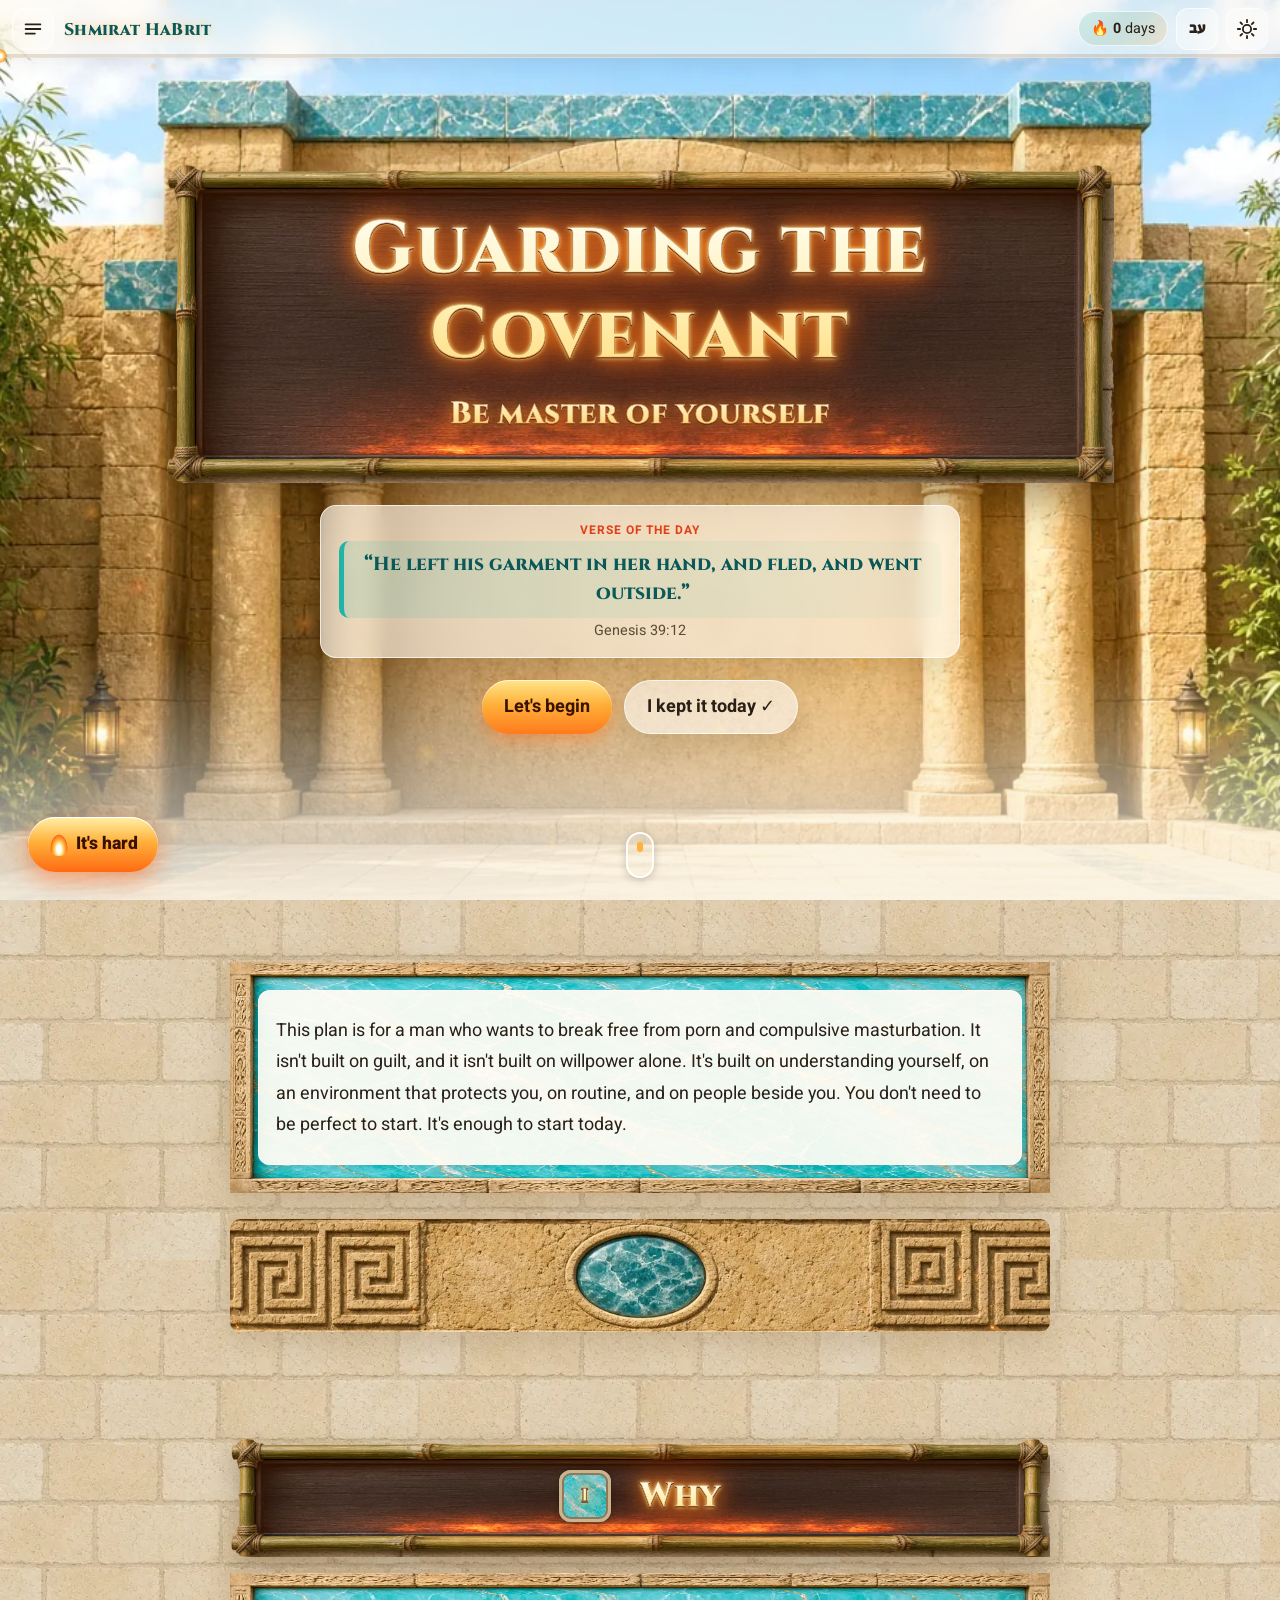
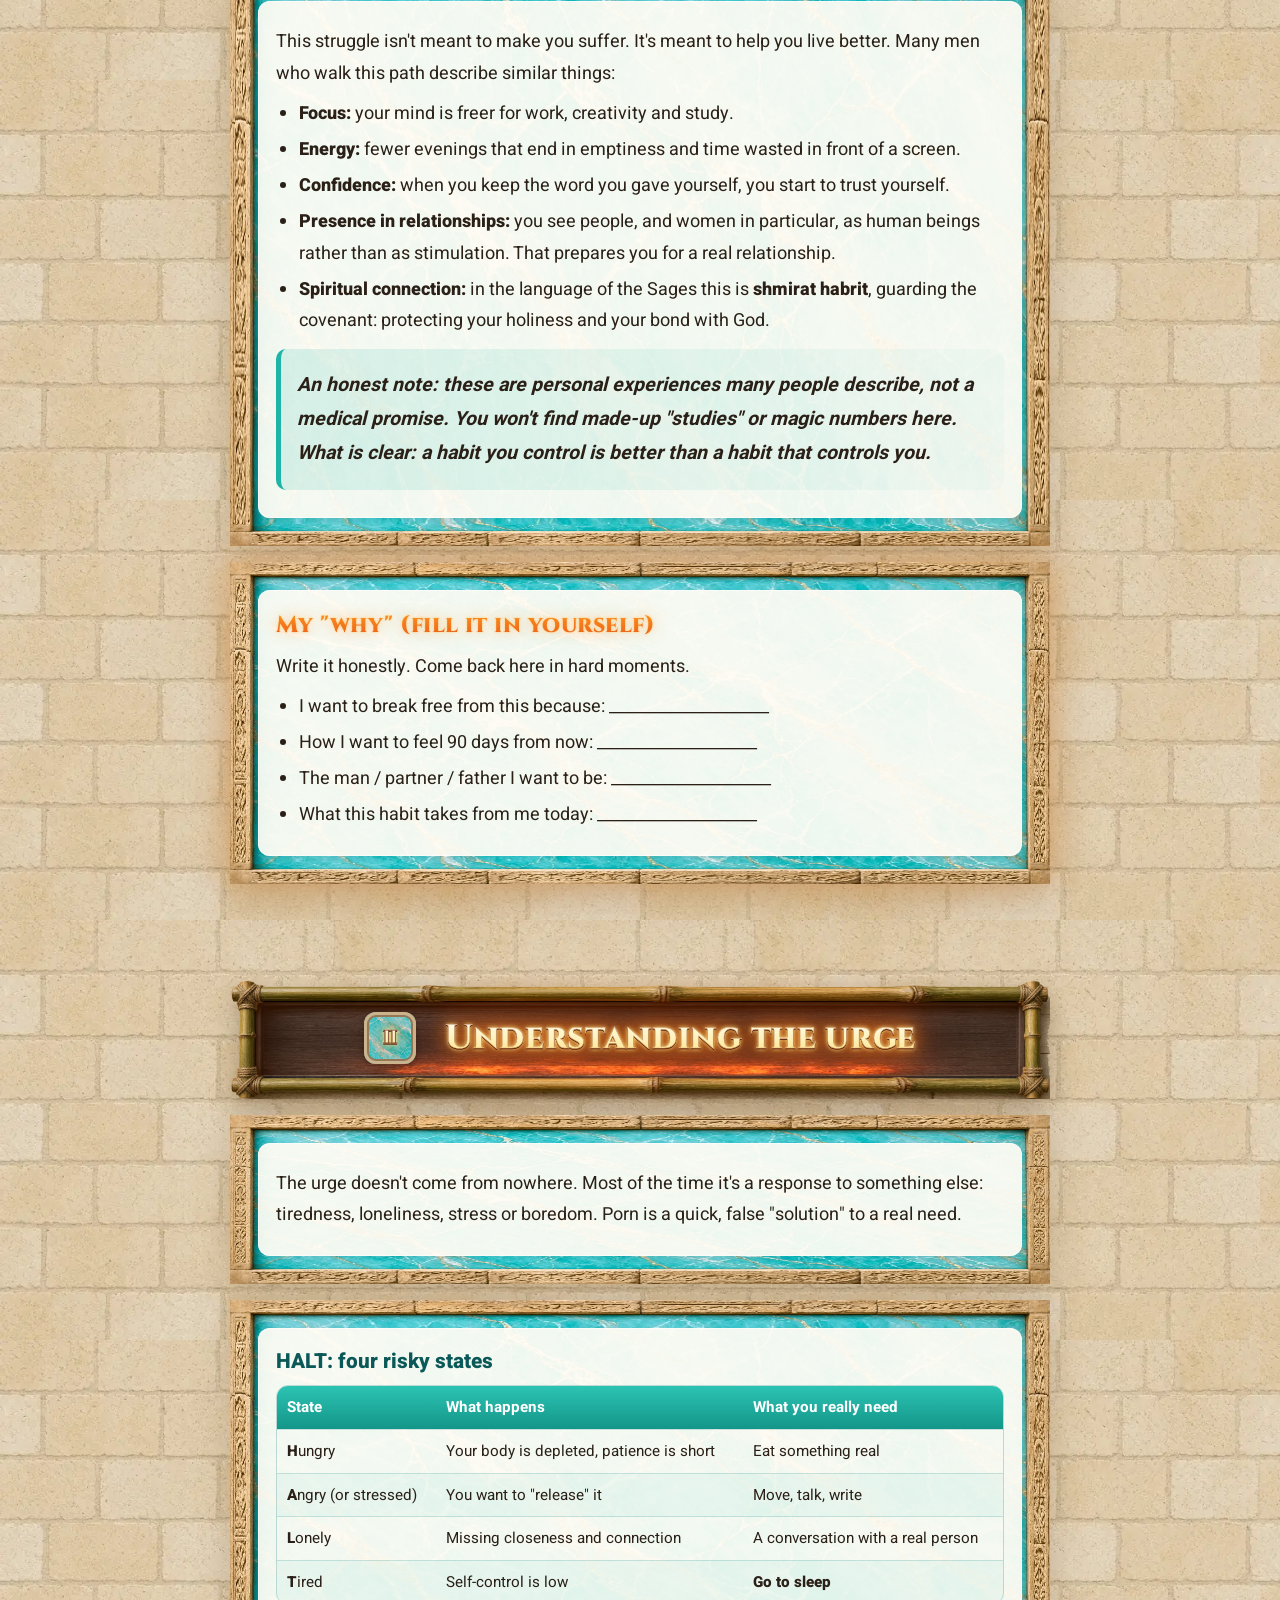
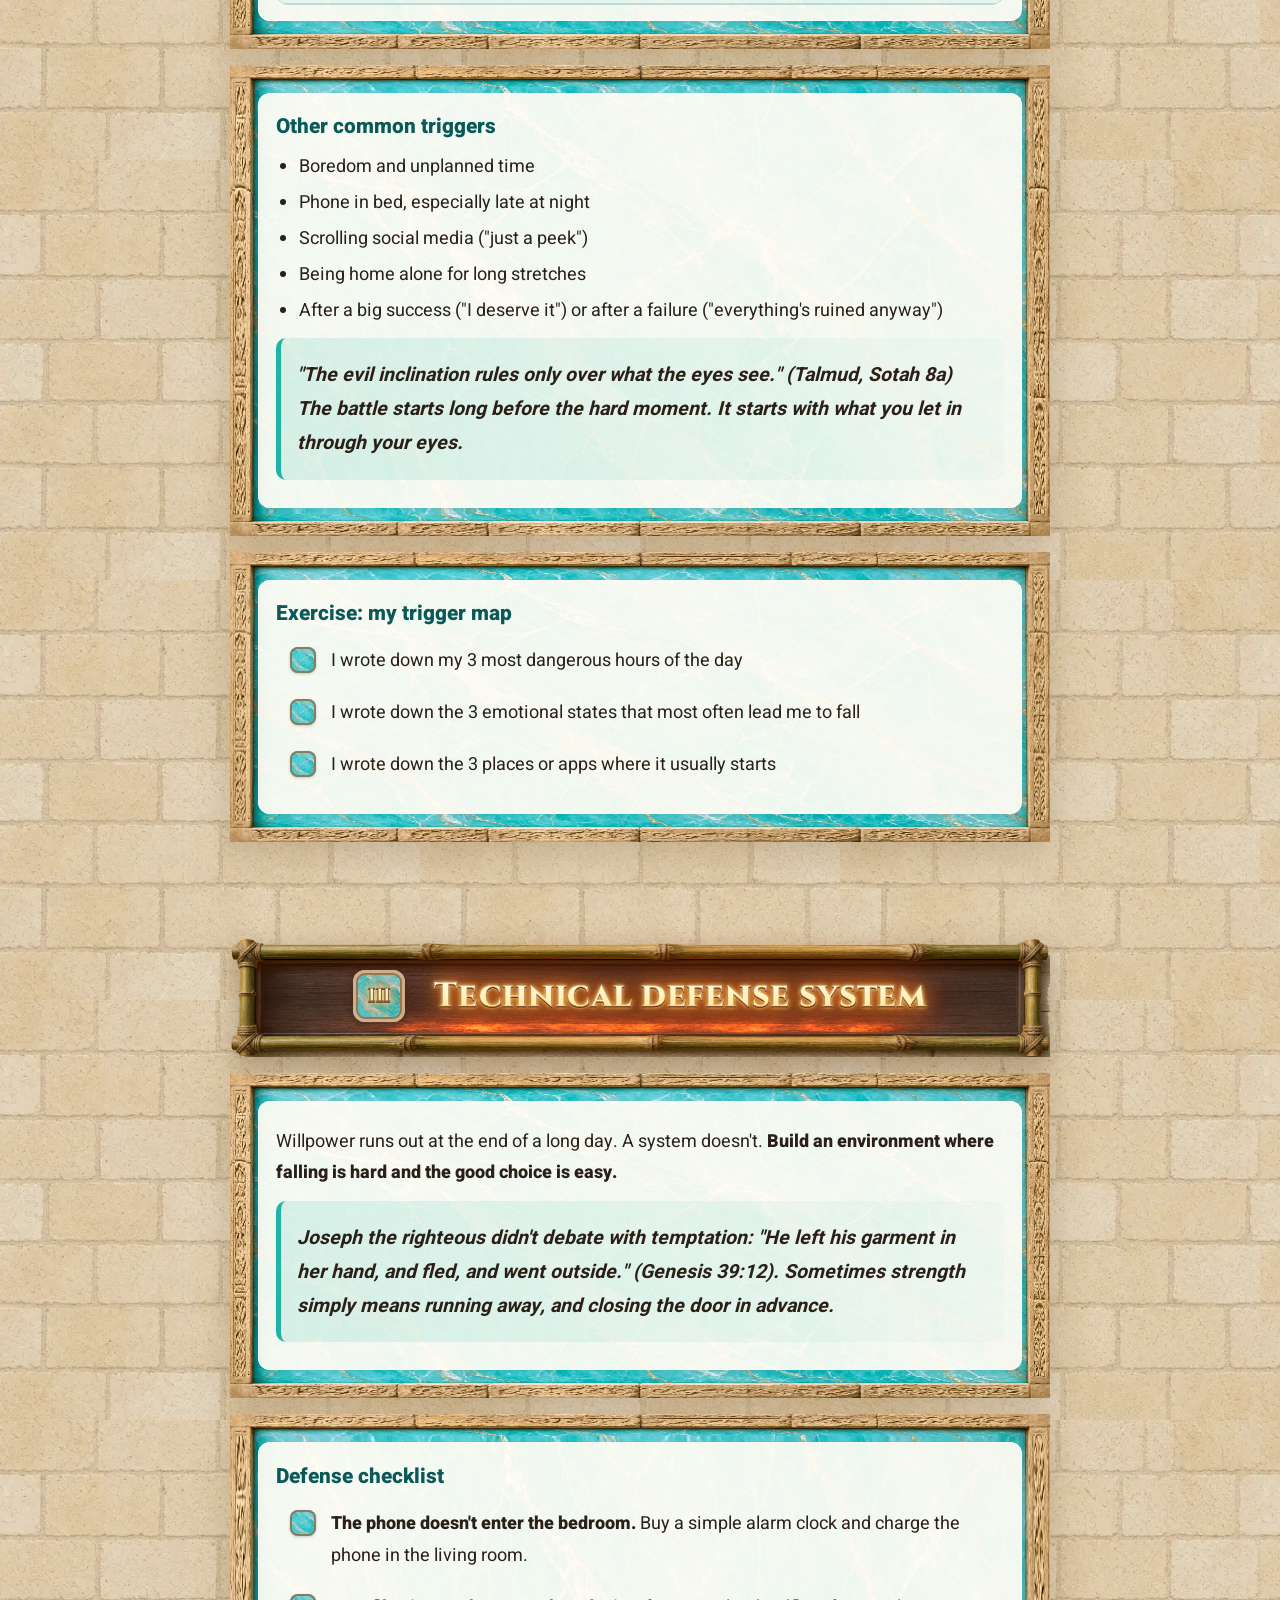
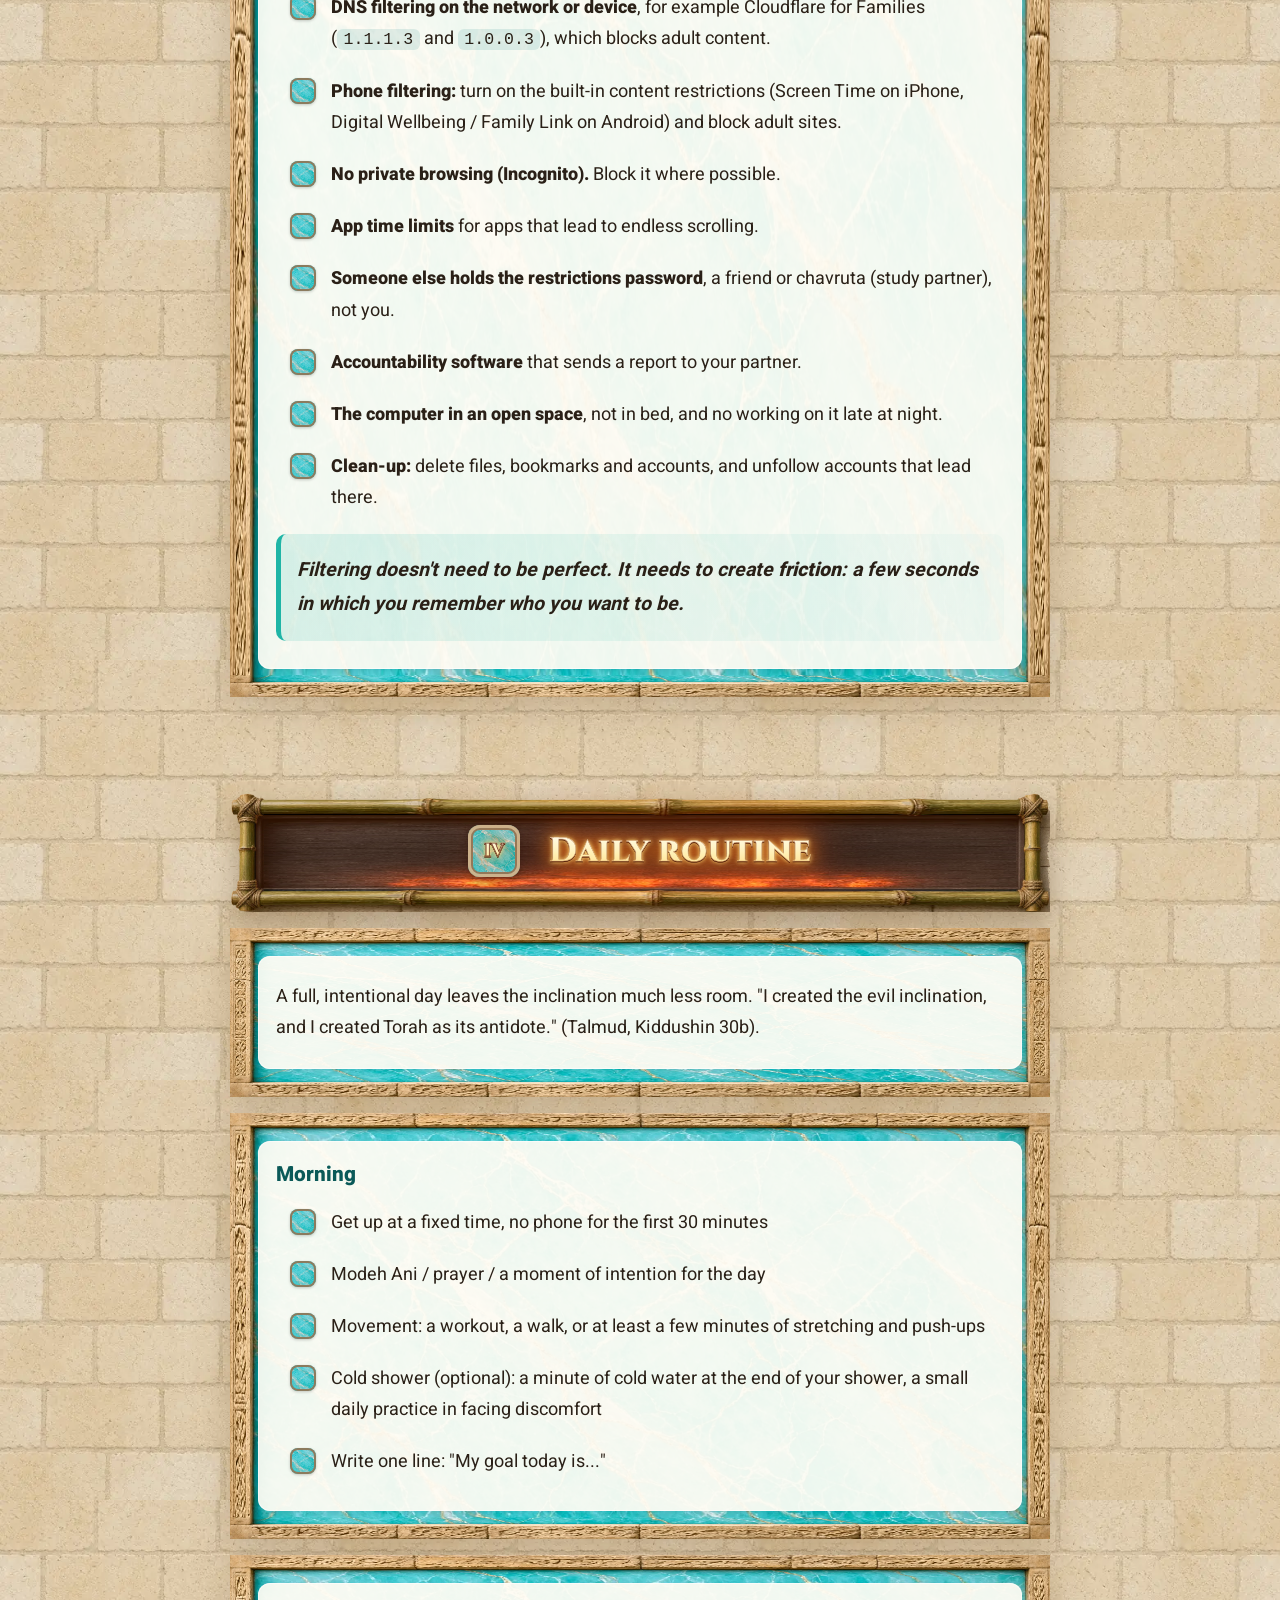
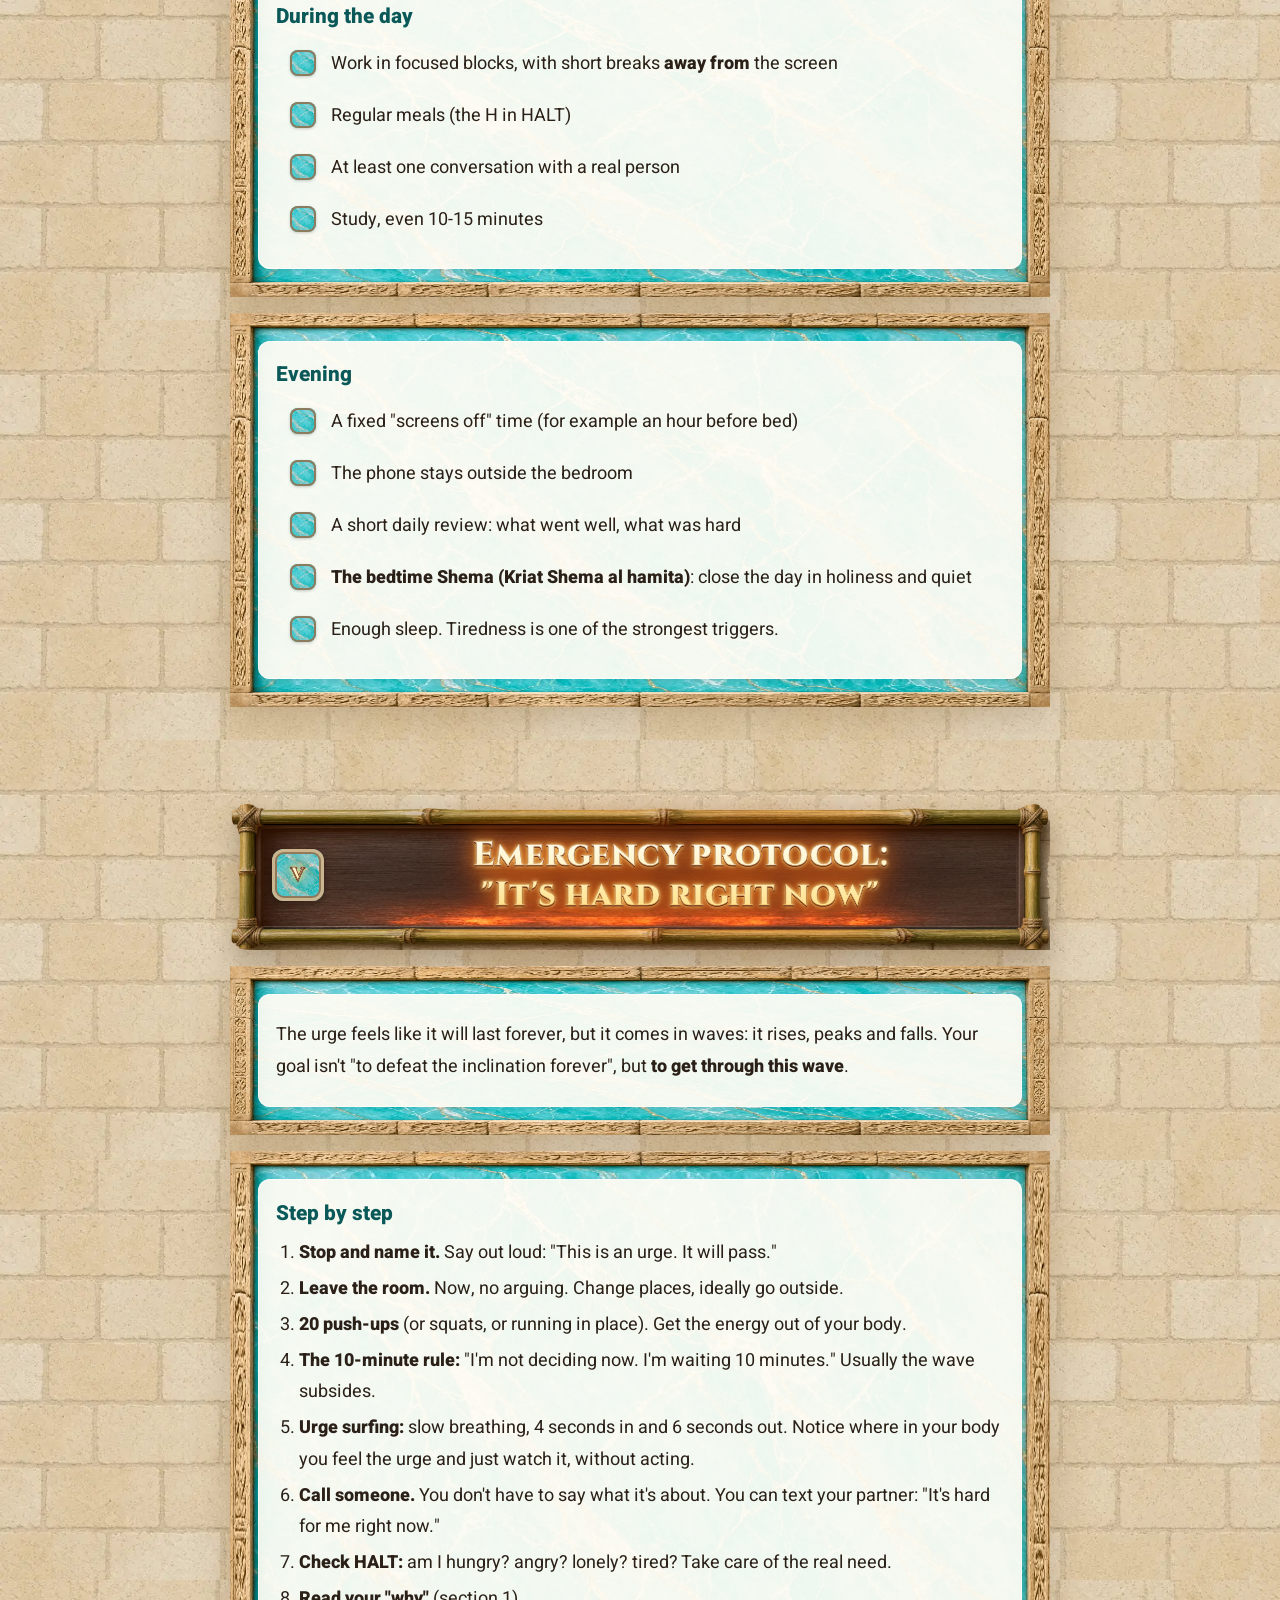
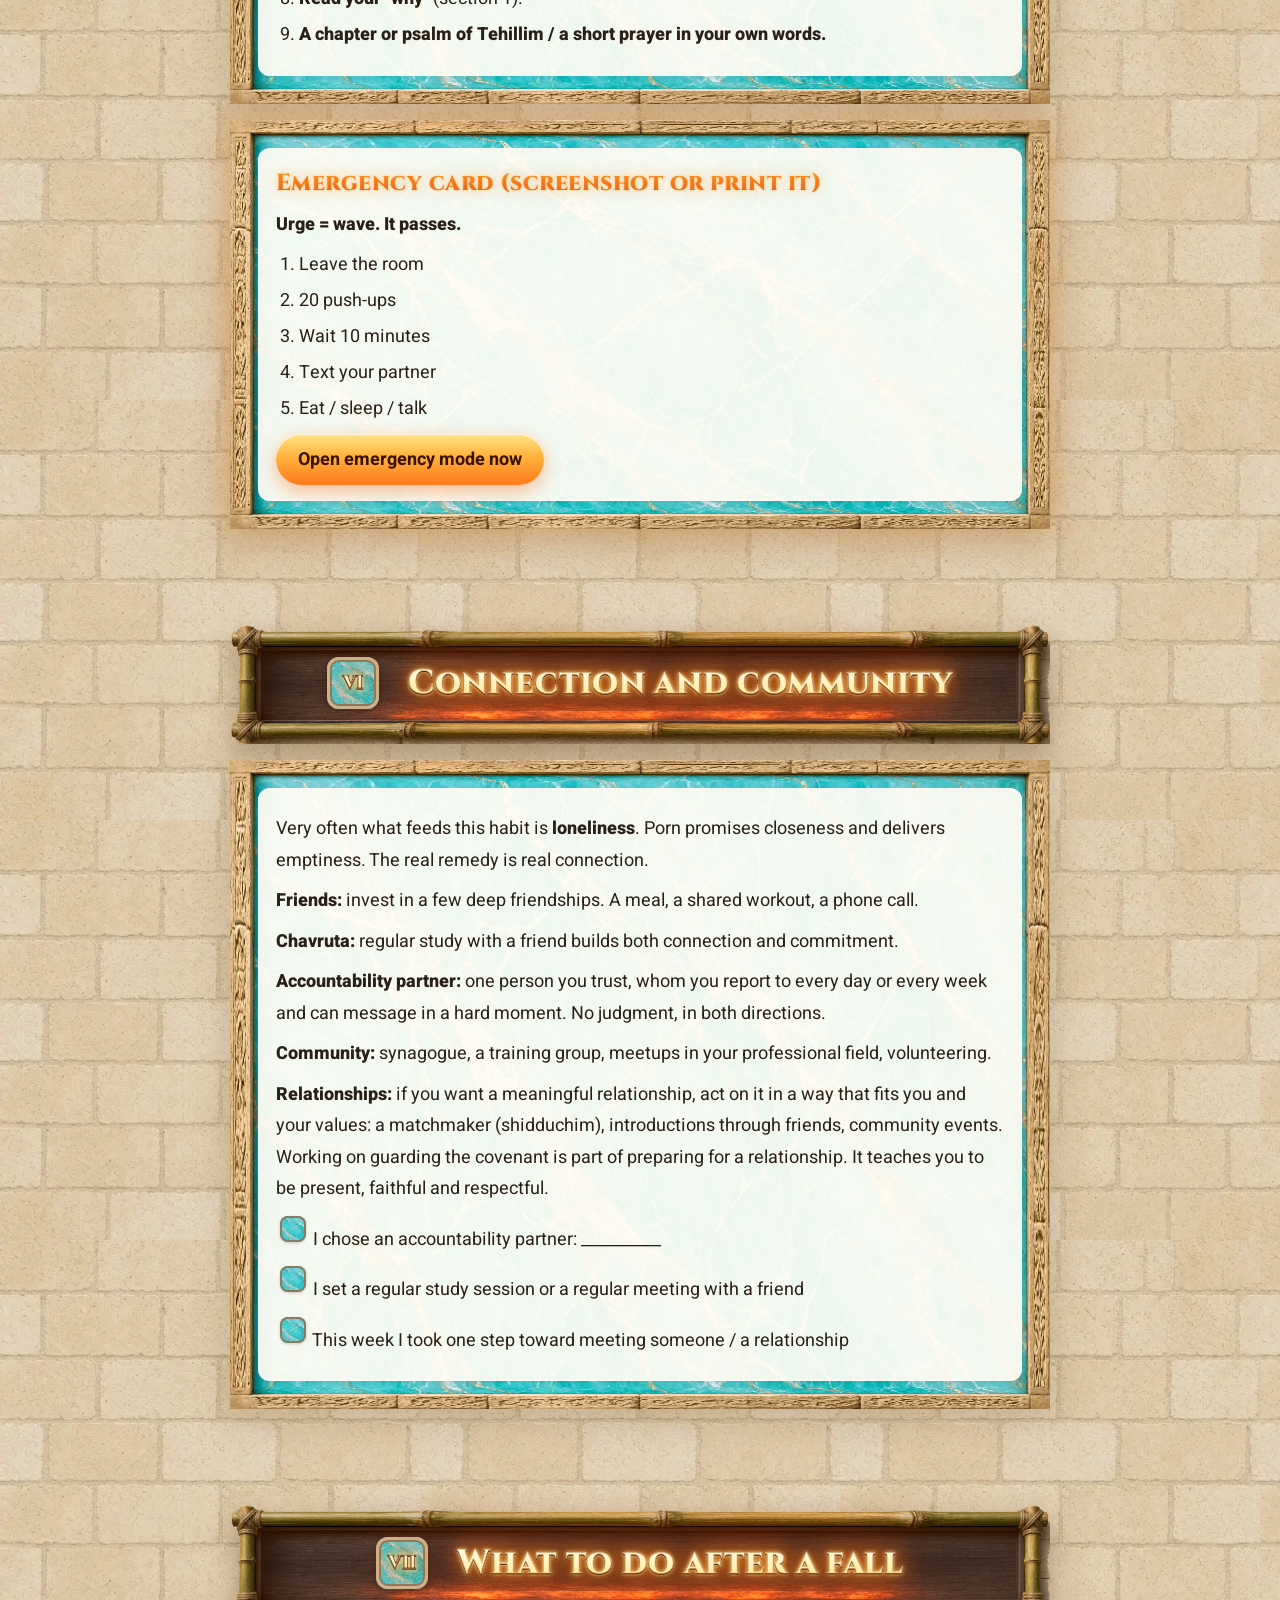
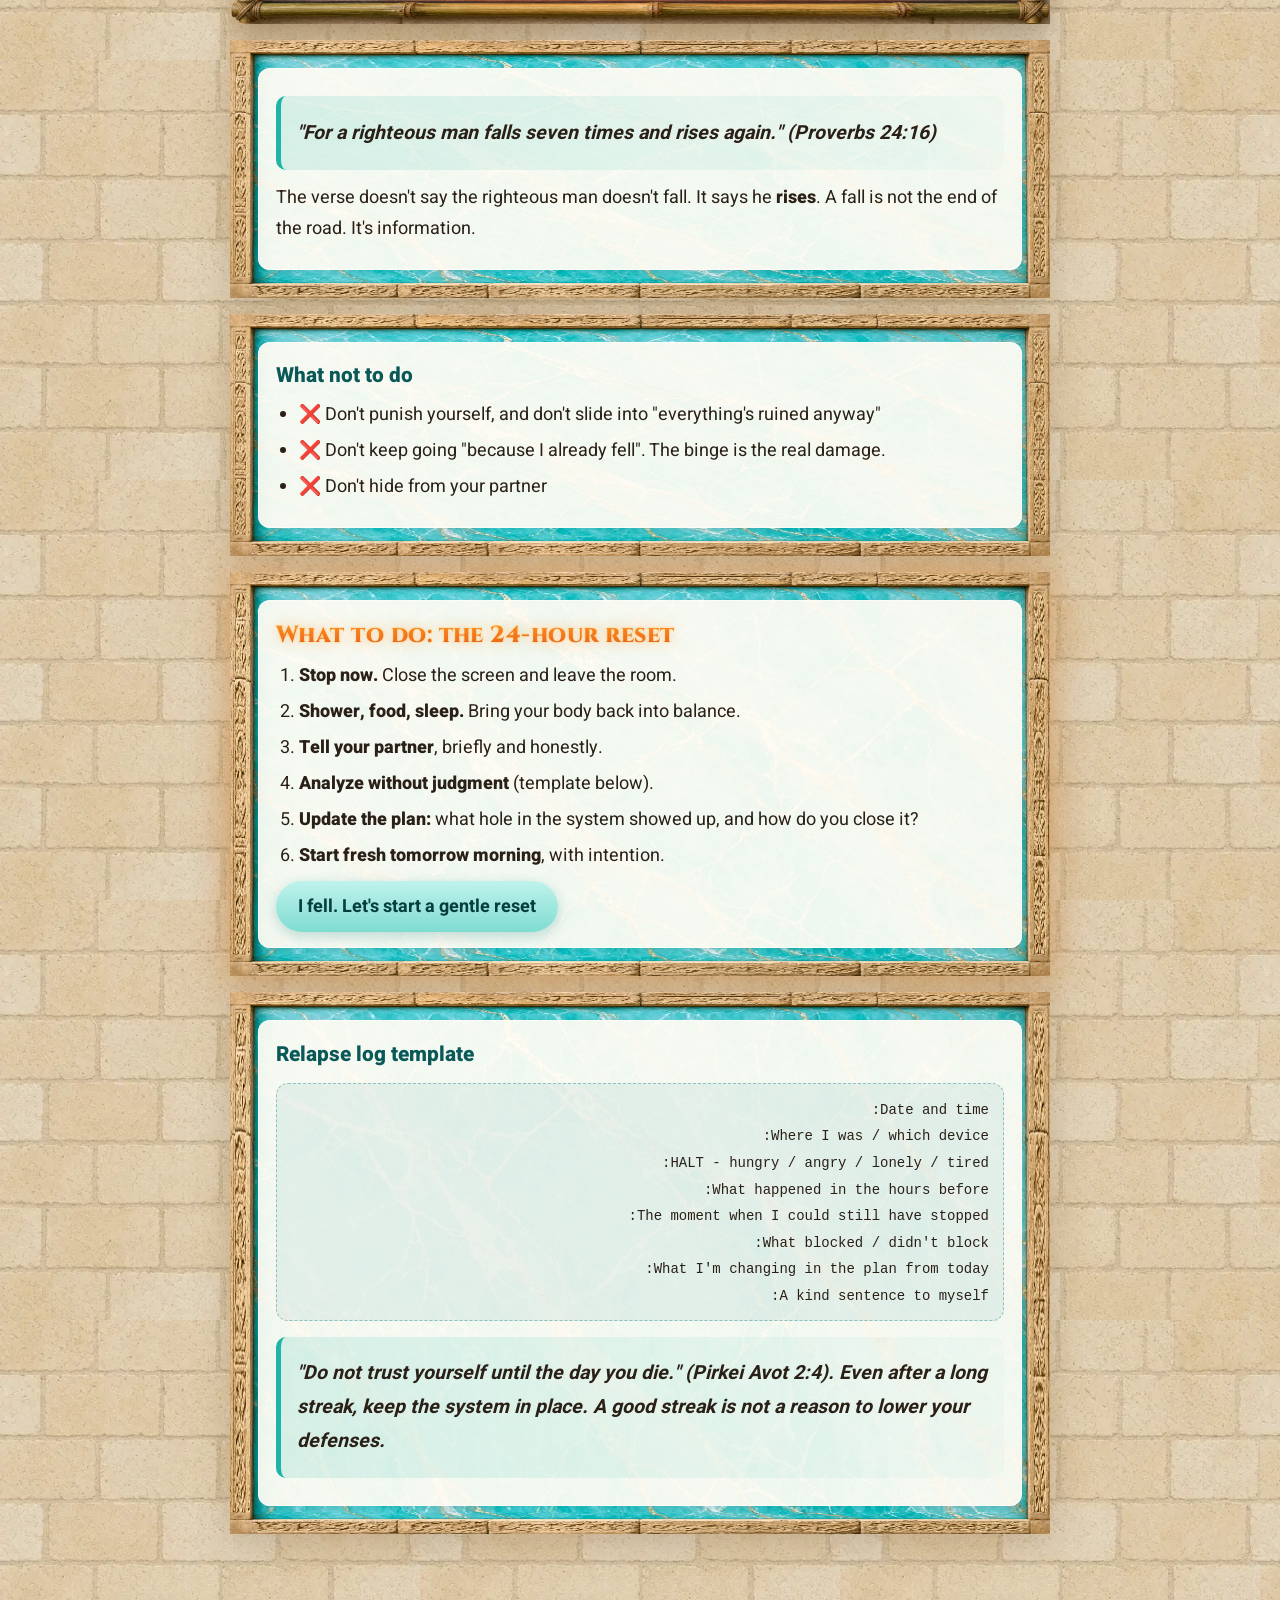
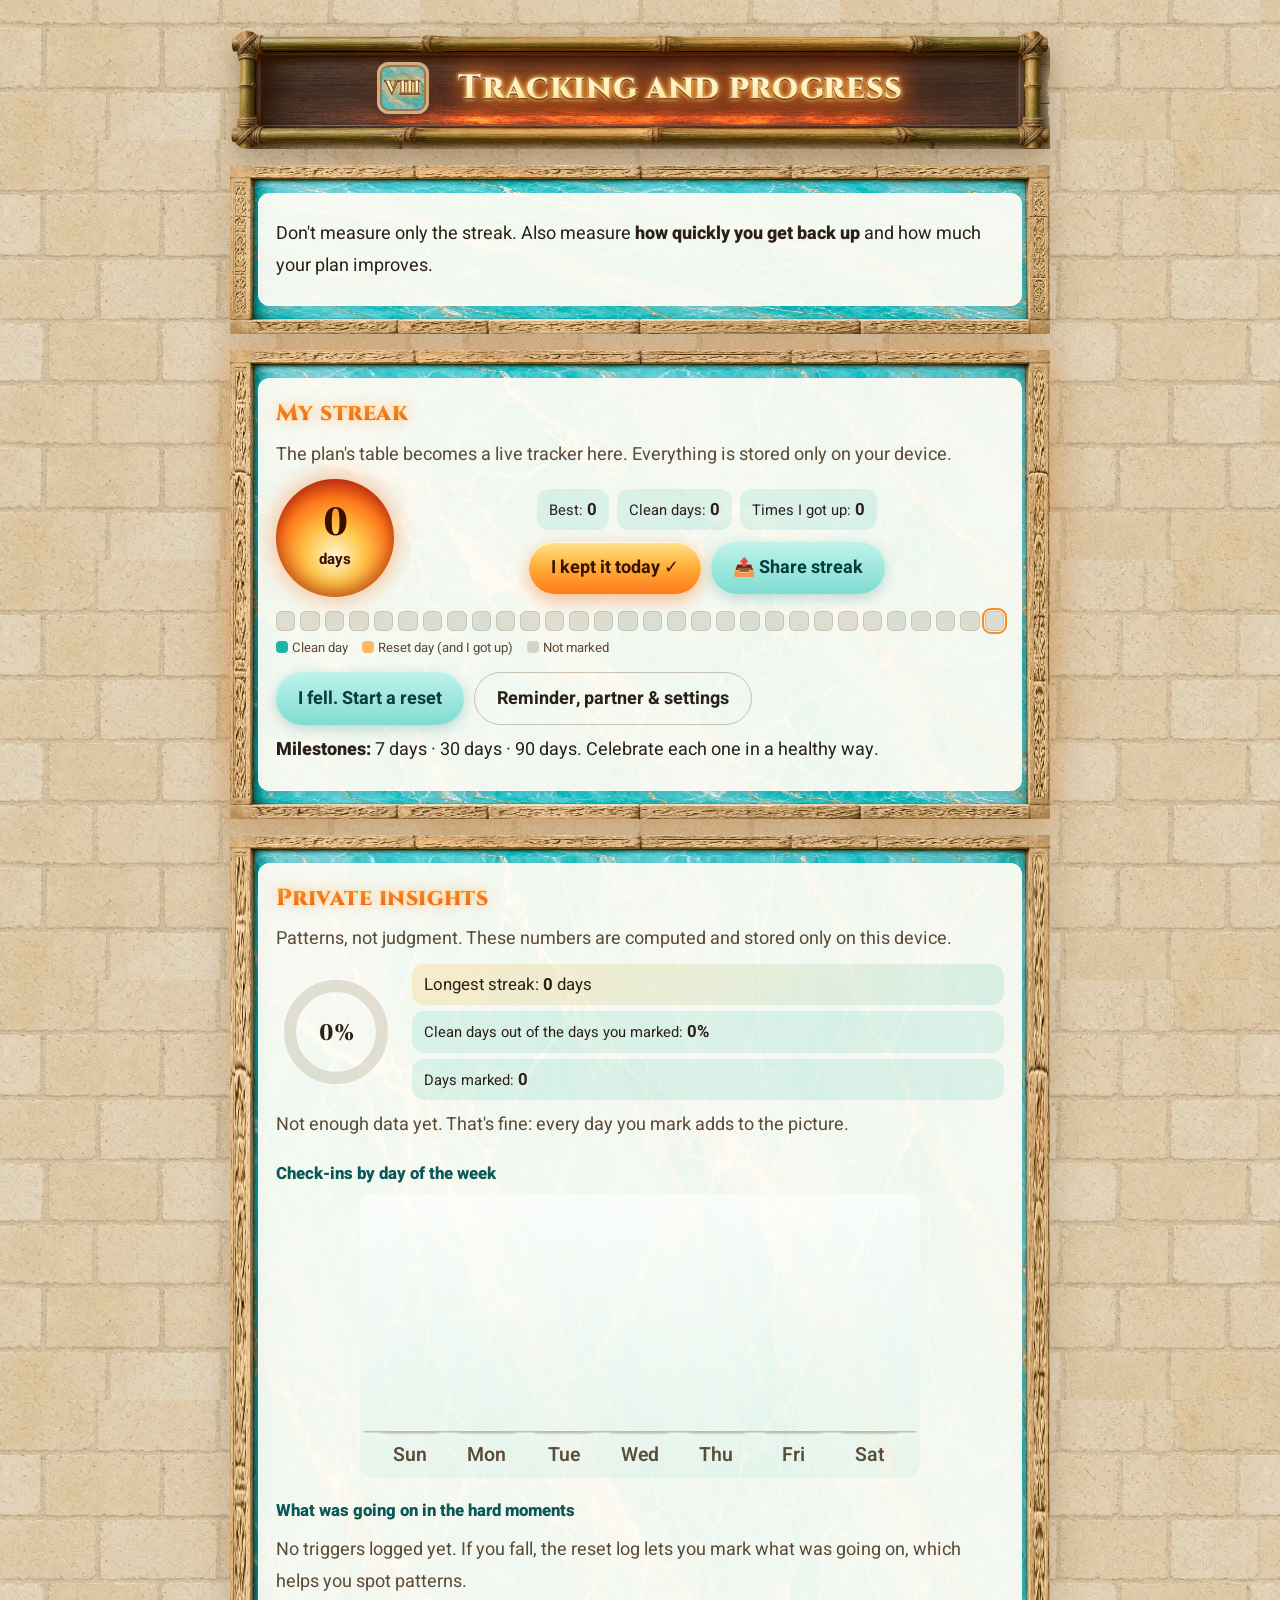
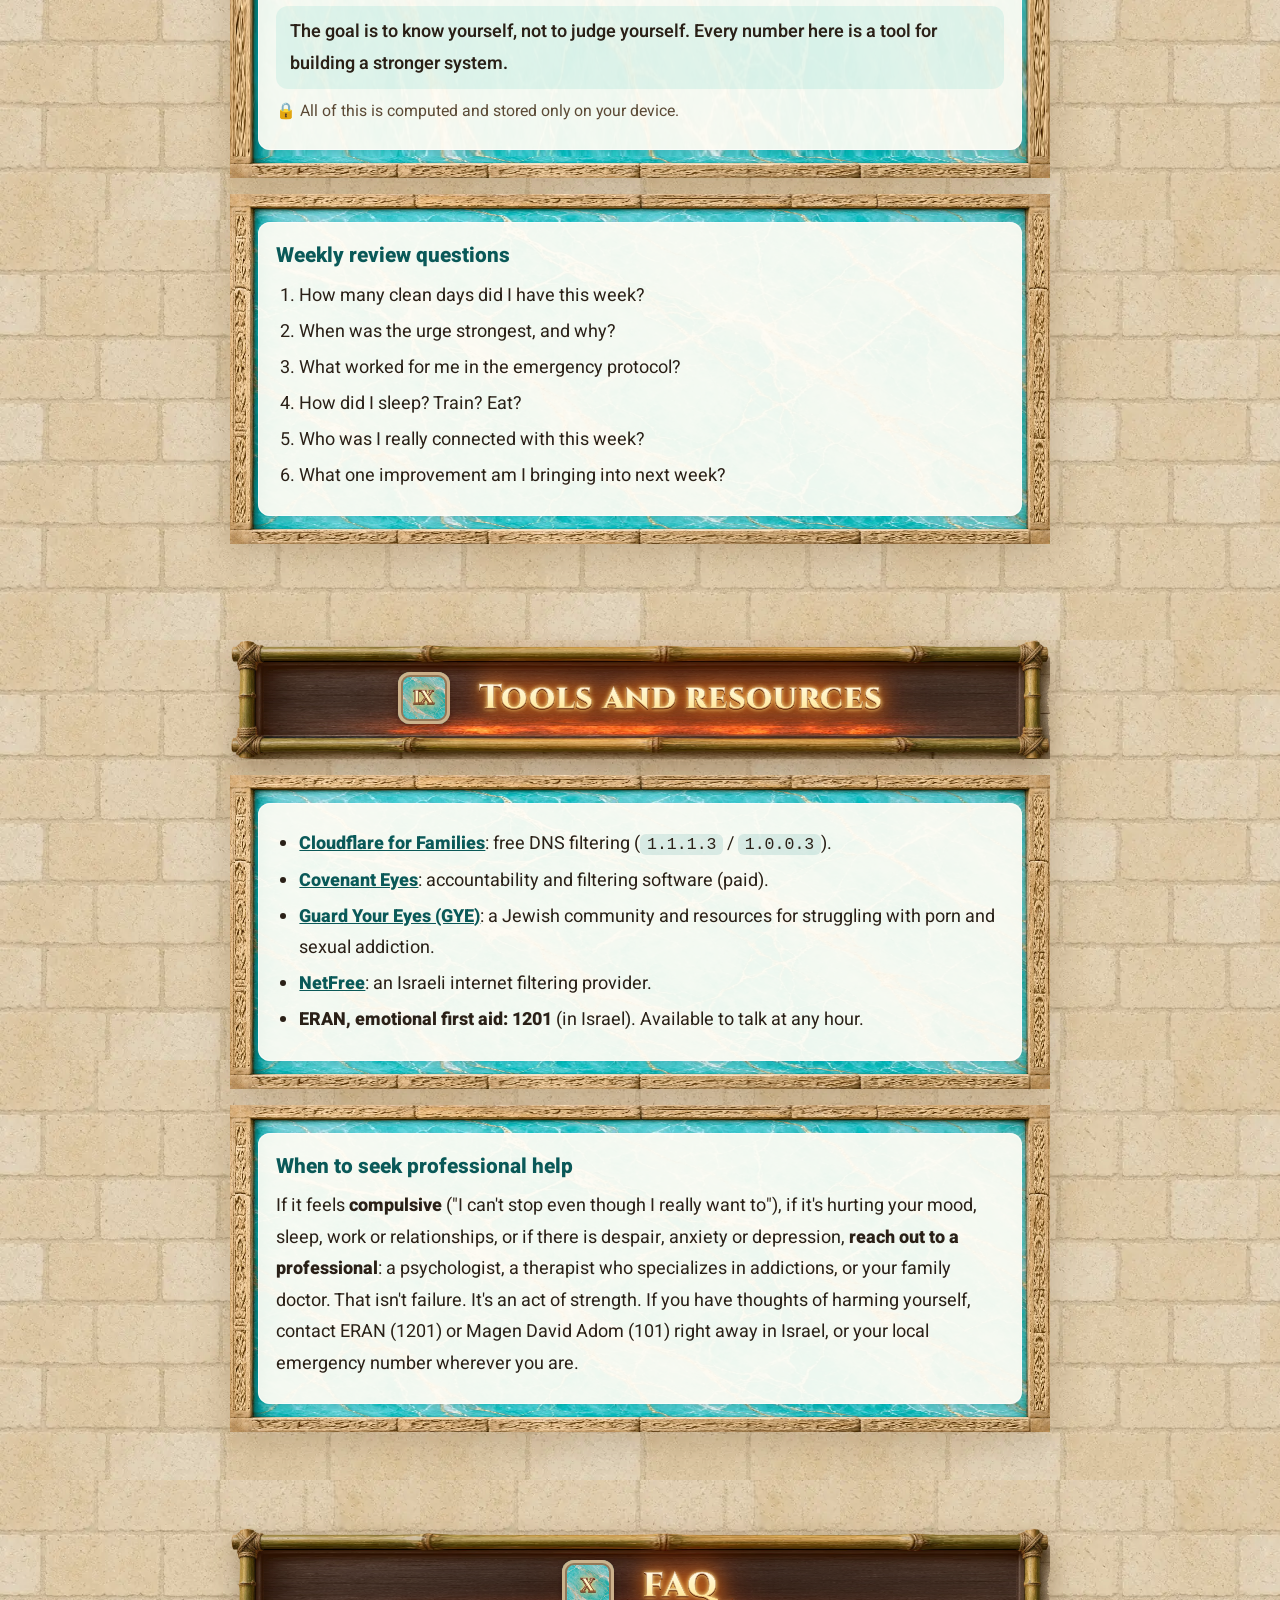
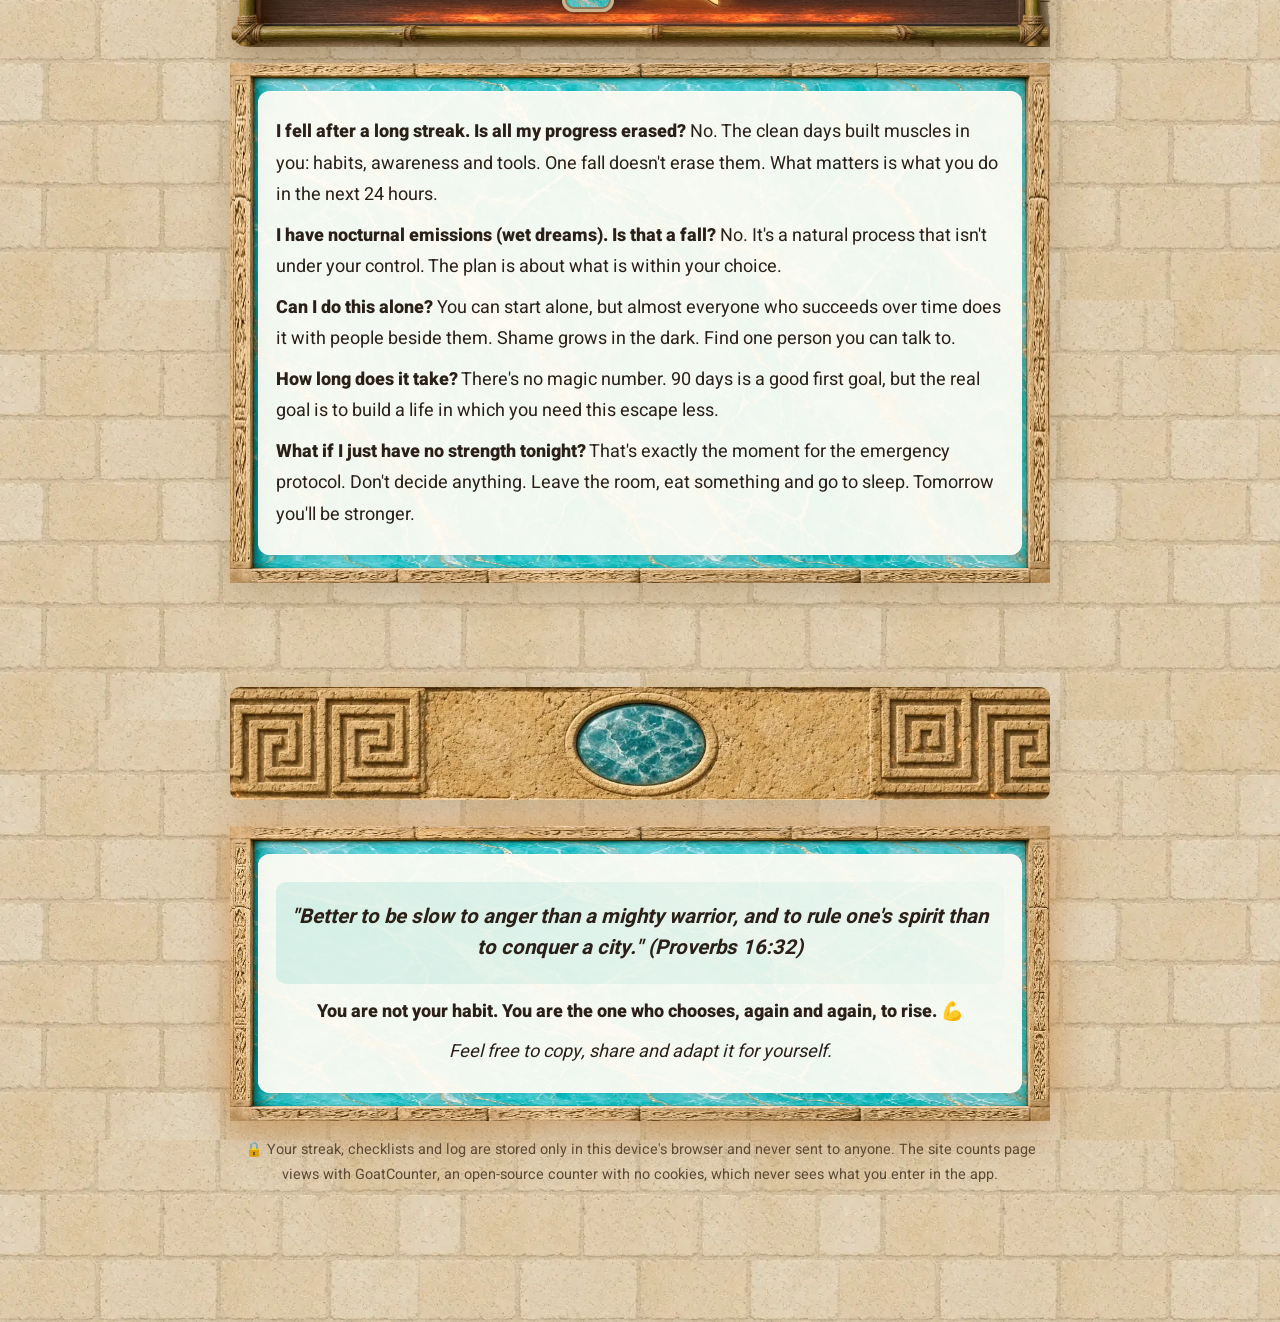
<file: index.html>
<!doctype html>
<html lang="he" dir="rtl" data-theme="light">
<head>
<meta charset="utf-8">
<meta name="viewport" content="width=device-width, initial-scale=1, viewport-fit=cover">
<title>שמירת הברית · להיות אדון לעצמך</title>
<meta name="description" content="תוכנית מעשית וחיובית לשמירת הברית, עם מעקב רצף, תובנות פרטיות ומצב חירום. A practical, positive self-mastery plan with streak tracking and an emergency mode. All data stays on your device.">
<meta name="theme-color" content="#1fb5a6">
<meta property="og:title" content="שמירת הברית · Guarding the Covenant">
<meta property="og:description" content="תוכנית מעשית לשליטה עצמית ואפליקציה פרטית שעובדת אופליין. A private, offline self-mastery app.">
<meta property="og:image" content="https://salvinorin95.github.io/shmirat-habrit/docs/social-preview.png">
<meta property="og:type" content="website">
<meta name="twitter:card" content="summary_large_image">
<link rel="manifest" href="manifest.json">
<link rel="icon" type="image/png" sizes="192x192" href="assets/icons/icon-192.png">
<link rel="apple-touch-icon" href="assets/icons/icon-180.png">
<meta name="apple-mobile-web-app-capable" content="yes">
<meta name="apple-mobile-web-app-title" content="שמירת הברית">
<link rel="preload" href="assets/fonts/frank-ruhl-900.woff2" as="font" type="font/woff2" crossorigin>
<link rel="preload" href="assets/fonts/heebo-var.woff2" as="font" type="font/woff2" crossorigin>
<link rel="preload" as="image" href="assets/img/hero-portrait.webp" media="(max-width: 700px)">
<link rel="preload" as="image" href="assets/img/hero-1920.webp" media="(min-width: 701px)">
<link rel="stylesheet" href="css/app.css">
<script>/* pick language before first paint (no flash) */
(function(){try{var s=JSON.parse(localStorage.getItem("shmira-v1")||"{}"),l=s.lang;if(!l){var n=((navigator.languages&&navigator.languages[0])||navigator.language||"he").toLowerCase();l=(n.indexOf("he")===0||n.indexOf("iw")===0)?"he":"en";}if(l==="en"){var d=document.documentElement;d.lang="en";d.dir="ltr";}}catch(e){}})();</script>
</head>
<body>
<a class="skip" href="#main" data-i18n="skip">דלג לתוכן</a>

<header class="topbar" role="banner">
  <button class="icon-btn" id="menu-btn" data-i18n-aria="menu_open" aria-label="פתח ניווט פרקים" aria-controls="drawer" aria-expanded="false">
    <svg viewBox="0 0 24 24" aria-hidden="true"><path d="M4 7h16M4 12h16M4 17h10"/></svg>
  </button>
  <a class="brand" href="#top"><span class="ember" data-i18n="brand">שמירת הברית</span></a>
  <div class="top-actions">
    <span class="streak-pill" id="streak-pill" data-i18n-title="streak_now" title="הרצף הנוכחי"><span aria-hidden="true">🔥</span> <b id="streak-mini">0</b> <span data-i18n="days">ימים</span></span>
    <button class="icon-btn lang-btn" id="lang-btn" data-i18n-aria="lang_switch" aria-label="Switch to English" lang="en"><span id="lang-label">EN</span></button>
    <button class="icon-btn" id="theme-btn" data-i18n-aria="theme" aria-label="החלף מצב תאורה">
      <svg viewBox="0 0 24 24" aria-hidden="true"><circle cx="12" cy="12" r="4.5"/><path d="M12 2v2.5M12 19.5V22M2 12h2.5M19.5 12H22M4.9 4.9l1.8 1.8M17.3 17.3l1.8 1.8M4.9 19.1l1.8-1.8M17.3 6.7l1.8-1.8"/></svg>
    </button>
  </div>
  <div class="fuse" aria-hidden="true"><div class="fuse-fill" id="fuse"><span class="spark"></span></div></div>
</header>

<nav class="drawer" id="drawer" data-i18n-aria="chapters" aria-label="פרקי התוכנית" hidden>
  <div class="drawer-panel">
    <div class="drawer-head">
      <h2 class="ember" data-i18n="chapters">פרקי התוכנית</h2>
      <button class="icon-btn" id="drawer-close" data-i18n-aria="menu_close" aria-label="סגור ניווט"><svg viewBox="0 0 24 24" aria-hidden="true"><path d="M6 6l12 12M18 6L6 18"/></svg></button>
    </div>
    <ol class="nav-list" id="nav-list">
<li><a href="#ch-1" data-nav="1"><span class="nav-num">א׳</span>למה</a></li>
<li><a href="#ch-2" data-nav="2"><span class="nav-num">ב׳</span>הבנת הדחף</a></li>
<li><a href="#ch-3" data-nav="3"><span class="nav-num">ג׳</span>מערכת הגנה טכנית</a></li>
<li><a href="#ch-4" data-nav="4"><span class="nav-num">ד׳</span>שגרה יומית</a></li>
<li><a href="#ch-5" data-nav="5"><span class="nav-num">ה׳</span>פרוטוקול חירום: &quot;קשה לי&quot;</a></li>
<li><a href="#ch-6" data-nav="6"><span class="nav-num">ו׳</span>קשר וחברה</a></li>
<li><a href="#ch-7" data-nav="7"><span class="nav-num">ז׳</span>מה עושים אחרי נפילה</a></li>
<li><a href="#ch-8" data-nav="8"><span class="nav-num">ח׳</span>מעקב והתקדמות</a></li>
<li><a href="#ch-9" data-nav="9"><span class="nav-num">ט׳</span>כלים ומשאבים</a></li>
<li><a href="#ch-10" data-nav="10"><span class="nav-num">י׳</span>שאלות נפוצות</a></li>
    </ol>
    <div class="drawer-foot">
      <a href="#ch-8" class="btn btn-soft" data-i18n="to_tracker">למעקב הרצף</a>
      <button class="btn btn-soft" data-open-share data-i18n="share">שתף רצף</button>
      <button class="btn btn-ghost" id="settings-btn" data-i18n="settings">הגדרות ופרטיות</button>
    </div>
  </div>
</nav>

<main id="main">
<section class="hero" id="top" data-i18n-aria="opening" aria-label="פתיחה">
  <div class="hero-bg" id="hero-bg" aria-hidden="true">
    <picture>
      <source media="(max-width: 700px)" srcset="assets/img/hero-portrait.webp">
      <source media="(max-width: 1400px)" srcset="assets/img/hero-1280.webp">
      <img src="assets/img/hero-1920.webp" alt="" width="1920" height="1080" fetchpriority="high">
    </picture>
  </div>
  <canvas id="embers" aria-hidden="true"></canvas>
  <div class="hero-content">
    <div class="plaque">
      <h1><span class="ember hero-title" data-i18n="hero_title">תוכנית לשמירת הברית</span></h1>
      <p class="hero-sub"><span class="ember gold" data-i18n="hero_sub">להיות אדון לעצמך</span></p>
    </div>
    <figure class="hero-verse" id="daily-verse" aria-live="polite">
      <span class="verse-label" data-i18n="verse_of_day">פסוק היום</span>
      <blockquote></blockquote><figcaption></figcaption>
    </figure>
    <div class="hero-cta">
      <a class="btn btn-ember" href="#intro" data-i18n="start">בוא נתחיל</a>
      <button class="btn btn-glass" data-checkin data-i18n="checkin">היום שמרתי ✓</button>
    </div>
  </div>
  <a class="scroll-cue" href="#intro" data-i18n-aria="scroll" aria-label="גלול לתוכן"><span></span></a>
</section>

<div id="content">
<section class="chapter intro" id="intro" aria-label="הקדמה">
<div class="card reveal"><div class="card-inner lead"><p>התוכנית הזו מיועדת לגבר שרוצה להשתחרר מפורנו ומאוננות כפייתית. היא לא בנויה על אשמה ולא על כוח רצון בלבד. היא בנויה על הבנה של עצמך, על סביבה שמגינה עליך, על שגרה ועל אנשים לצידך.
לא צריך להיות מושלם כדי להתחיל. מספיק להתחיל היום.</p>
</div></div>
<img class="divider reveal" src="assets/img/divider.webp" alt="" width="1200" height="165" loading="lazy">
</section>
<section class="chapter" id="ch-1" aria-labelledby="ch-1-t" data-chapter="1">
<h2 class="bamboo reveal" id="ch-1-t"><span class="num" aria-hidden="true"><span class="ember ">א׳</span></span><span class="sr-only">פרק 1: </span><span class="ember title">למה</span></h2>
<div class="card reveal"><div class="card-inner"><p>המאבק הזה לא נועד לסבול. הוא נועד לחיות טוב יותר. הרבה גברים שעוברים את הדרך הזו מספרים על דברים דומים:</p>
<ul>
<li><strong>פוקוס:</strong> הראש פנוי יותר לעבודה, ליצירה וללימוד.</li>
<li><strong>אנרגיה:</strong> פחות ערבים שנגמרים בתחושת ריקנות ובזבוז זמן מול מסך.</li>
<li><strong>ביטחון:</strong> כשאתה עומד במילה שנתת לעצמך, אתה מתחיל לסמוך על עצמך.</li>
<li><strong>נוכחות בקשר:</strong> אתה מסתכל על אנשים, ועל אישה בפרט, כעל בני אדם ולא כעל גירוי. זה מכין אותך לזוגיות אמיתית.</li>
<li><strong>חיבור רוחני:</strong> בלשון חז&quot;ל זו <strong>שמירת הברית</strong>, שמירה על הקדושה שלך ועל הקשר שלך עם הקב&quot;ה.</li>
</ul>
<blockquote>
<p>הערה כנה: אלה חוויות אישיות שהרבה אנשים מתארים, לא הבטחה רפואית. לא תמצא כאן &quot;מחקרים&quot; מומצאים או מספרים קסומים. מה שכן ברור: הרגל שאתה שולט בו עדיף על הרגל ששולט בך.</p>
</blockquote>
</div></div>
<div class="card reveal key" id=card-why><div class="card-inner"><h3><span class="ember card-title">ה&quot;למה&quot; שלי (מלא בעצמך)</span></h3><p>כתוב את זה בכנות. תחזור לכאן ברגעים קשים.</p>
<ul>
<li>אני רוצה להשתחרר מזה כי: ____________________</li>
<li>איך אני רוצה להרגיש בעוד 90 יום: ____________________</li>
<li>איזה אדם / בן זוג / אבא אני רוצה להיות: ____________________</li>
<li>מה ההרגל הזה לוקח ממני היום: ____________________</li>
</ul>
</div></div>
</section>
<section class="chapter" id="ch-2" aria-labelledby="ch-2-t" data-chapter="2">
<h2 class="bamboo reveal" id="ch-2-t"><span class="num" aria-hidden="true"><span class="ember ">ב׳</span></span><span class="sr-only">פרק 2: </span><span class="ember title">הבנת הדחף</span></h2>
<div class="card reveal"><div class="card-inner"><p>הדחף לא מגיע משום מקום. ברוב המקרים הוא תגובה למשהו אחר: עייפות, בדידות, לחץ או שעמום. הפורנו הוא &quot;פתרון&quot; מהיר ושקרי לצורך אמיתי.</p>
</div></div>
<div class="card reveal"><div class="card-inner"><h3>HALT: ארבעה מצבים מסוכנים</h3><div class="table-wrap"><table>
<thead>
<tr>
<th>מצב</th>
<th>מה קורה</th>
<th>מה באמת צריך</th>
</tr>
</thead>
<tbody>
<tr>
<td><strong>H</strong>ungry (רעב)</td>
<td>הגוף חסר, הסבלנות קצרה</td>
<td>לאכול משהו אמיתי</td>
</tr>
<tr>
<td><strong>A</strong>ngry (כעס/לחץ)</td>
<td>רוצים &quot;לשחרר&quot;</td>
<td>תנועה, לדבר, לכתוב</td>
</tr>
<tr>
<td><strong>L</strong>onely (בדידות)</td>
<td>חוסר קרבה וחיבור</td>
<td>שיחה עם אדם אמיתי</td>
</tr>
<tr>
<td><strong>T</strong>ired (עייפות)</td>
<td>שליטה עצמית נמוכה</td>
<td><strong>ללכת לישון</strong></td>
</tr>
</tbody>
</table></div>
</div></div>
<div class="card reveal"><div class="card-inner"><h3>טריגרים נפוצים נוספים</h3><ul>
<li>שעמום וזמן לא מתוכנן</li>
<li>טלפון במיטה, בעיקר בשעות הלילה המאוחרות</li>
<li>גלילה ברשתות חברתיות (&quot;רק להציץ&quot;)</li>
<li>להיות לבד בבית לאורך זמן</li>
<li>אחרי הצלחה גדולה (&quot;מגיע לי&quot;) או אחרי כישלון (&quot;ממילא הכל הרוס&quot;)</li>
</ul>
<blockquote>
<p>&quot;אין יצר הרע שולט אלא במה שעיניו רואות&quot; (סוטה ח, א)
המלחמה מתחילה הרבה לפני הרגע הקשה. היא מתחילה במה שאתה מכניס לעיניים.</p>
</blockquote>
</div></div>
<div class="card reveal"><div class="card-inner"><h3>תרגיל: מפת הטריגרים שלי</h3><ul class="contains-task-list">
<li class="task-list-item"><label><input class="task-list-item-checkbox" type="checkbox" data-check="s2c3-1"><span>כתבתי את 3 השעות הכי מסוכנות שלי ביום</span></label></li>
<li class="task-list-item"><label><input class="task-list-item-checkbox" type="checkbox" data-check="s2c3-2"><span>כתבתי את 3 המצבים הרגשיים שהכי מובילים אותי לנפילה</span></label></li>
<li class="task-list-item"><label><input class="task-list-item-checkbox" type="checkbox" data-check="s2c3-3"><span>כתבתי את 3 המקומות או האפליקציות שמהם זה בדרך כלל מתחיל</span></label></li>
</ul>
</div></div>
</section>
<section class="chapter" id="ch-3" aria-labelledby="ch-3-t" data-chapter="3">
<h2 class="bamboo reveal" id="ch-3-t"><span class="num" aria-hidden="true"><span class="ember ">ג׳</span></span><span class="sr-only">פרק 3: </span><span class="ember title">מערכת הגנה טכנית</span></h2>
<div class="card reveal"><div class="card-inner"><p>כוח רצון נגמר בסוף יום ארוך. מערכת לא נגמרת. <strong>תבנה סביבה שבה הנפילה קשה והבחירה הטובה קלה.</strong></p>
<blockquote>
<p>יוסף הצדיק לא ניהל דיון עם הניסיון: &quot;ויעזוב בגדו בידה וינס ויצא החוצה&quot; (בראשית לט, יב). לפעמים הגבורה היא פשוט לברוח, ולסגור את הדלת מראש.</p>
</blockquote>
</div></div>
<div class="card reveal"><div class="card-inner"><h3>צ&#x27;קליסט הגנה</h3><ul class="contains-task-list">
<li class="task-list-item"><label><input class="task-list-item-checkbox" type="checkbox" data-check="s3c1-1"><span><strong>הטלפון לא נכנס לחדר השינה.</strong> קנה שעון מעורר פשוט וטען את הטלפון בסלון.</span></label></li>
<li class="task-list-item"><label><input class="task-list-item-checkbox" type="checkbox" data-check="s3c1-2"><span><strong>סינון DNS ברמת הרשת או המכשיר</strong>, למשל Cloudflare for Families (<code>1.1.1.3</code> ו-<code>1.0.0.3</code>), שחוסם תוכן למבוגרים.</span></label></li>
<li class="task-list-item"><label><input class="task-list-item-checkbox" type="checkbox" data-check="s3c1-3"><span><strong>סינון בטלפון:</strong> להפעיל את הגבלות התוכן המובנות (Screen Time באייפון, Digital Wellbeing / Family Link באנדרואיד) ולחסום אתרים למבוגרים.</span></label></li>
<li class="task-list-item"><label><input class="task-list-item-checkbox" type="checkbox" data-check="s3c1-4"><span><strong>בלי גלישה בסתר (Incognito).</strong> לחסום אותה כשאפשר.</span></label></li>
<li class="task-list-item"><label><input class="task-list-item-checkbox" type="checkbox" data-check="s3c1-5"><span><strong>הגבלות זמן לאפליקציות</strong> שמובילות לגלילה בלי סוף.</span></label></li>
<li class="task-list-item"><label><input class="task-list-item-checkbox" type="checkbox" data-check="s3c1-6"><span><strong>הסיסמה להגבלות אצל מישהו אחר</strong>, חבר או חברותא, ולא אצלך.</span></label></li>
<li class="task-list-item"><label><input class="task-list-item-checkbox" type="checkbox" data-check="s3c1-7"><span><strong>תוכנת אחריותיות (Accountability)</strong> ששולחת דוח לשותף שלך.</span></label></li>
<li class="task-list-item"><label><input class="task-list-item-checkbox" type="checkbox" data-check="s3c1-8"><span><strong>המחשב במקום פתוח</strong>, לא במיטה, ובלי לעבוד עליו מאוחר בלילה.</span></label></li>
<li class="task-list-item"><label><input class="task-list-item-checkbox" type="checkbox" data-check="s3c1-9"><span><strong>ניקוי:</strong> למחוק קבצים, סימניות וחשבונות ולהפסיק לעקוב אחרי חשבונות שמובילים לשם.</span></label></li>
</ul>
<blockquote>
<p>הסינון לא אמור להיות מושלם. הוא אמור לייצר <strong>חיכוך</strong>: כמה שניות שבהן אתה נזכר מי אתה רוצה להיות.</p>
</blockquote>
</div></div>
</section>
<section class="chapter" id="ch-4" aria-labelledby="ch-4-t" data-chapter="4">
<h2 class="bamboo reveal" id="ch-4-t"><span class="num" aria-hidden="true"><span class="ember ">ד׳</span></span><span class="sr-only">פרק 4: </span><span class="ember title">שגרה יומית</span></h2>
<div class="card reveal"><div class="card-inner"><p>יום מלא ומכוון משאיר ליצר הרבה פחות מקום. &quot;בראתי יצר הרע, בראתי לו תורה תבלין&quot; (קידושין ל, ב).</p>
</div></div>
<div class="card reveal"><div class="card-inner"><h3>בוקר</h3><ul class="contains-task-list">
<li class="task-list-item"><label><input class="task-list-item-checkbox" type="checkbox" data-check="s4c1-1"><span>קם בשעה קבועה, בלי טלפון ב-30 הדקות הראשונות</span></label></li>
<li class="task-list-item"><label><input class="task-list-item-checkbox" type="checkbox" data-check="s4c1-2"><span>מודה אני / תפילה / רגע של כוונה ליום</span></label></li>
<li class="task-list-item"><label><input class="task-list-item-checkbox" type="checkbox" data-check="s4c1-3"><span>תנועה: אימון, הליכה או לפחות כמה דקות של מתיחות ושכיבות סמיכה</span></label></li>
<li class="task-list-item"><label><input class="task-list-item-checkbox" type="checkbox" data-check="s4c1-4"><span>מקלחת קרה (אופציונלי): דקה של מים קרים בסוף המקלחת, אימון קטן בעמידה מול אי-נוחות</span></label></li>
<li class="task-list-item"><label><input class="task-list-item-checkbox" type="checkbox" data-check="s4c1-5"><span>כותב שורה אחת: &quot;המטרה שלי היום היא...&quot;</span></label></li>
</ul>
</div></div>
<div class="card reveal"><div class="card-inner"><h3>במהלך היום</h3><ul class="contains-task-list">
<li class="task-list-item"><label><input class="task-list-item-checkbox" type="checkbox" data-check="s4c2-1"><span>עבודה בבלוקים ממוקדים, עם הפסקות קצרות <strong>מחוץ</strong> למסך</span></label></li>
<li class="task-list-item"><label><input class="task-list-item-checkbox" type="checkbox" data-check="s4c2-2"><span>ארוחות מסודרות (ה-H של HALT)</span></label></li>
<li class="task-list-item"><label><input class="task-list-item-checkbox" type="checkbox" data-check="s4c2-3"><span>שיחה אחת לפחות עם אדם אמיתי</span></label></li>
<li class="task-list-item"><label><input class="task-list-item-checkbox" type="checkbox" data-check="s4c2-4"><span>לימוד, אפילו 10-15 דקות</span></label></li>
</ul>
</div></div>
<div class="card reveal"><div class="card-inner"><h3>ערב</h3><ul class="contains-task-list">
<li class="task-list-item"><label><input class="task-list-item-checkbox" type="checkbox" data-check="s4c3-1"><span>שעת &quot;כיבוי מסכים&quot; קבועה (למשל שעה לפני השינה)</span></label></li>
<li class="task-list-item"><label><input class="task-list-item-checkbox" type="checkbox" data-check="s4c3-2"><span>הטלפון נשאר מחוץ לחדר</span></label></li>
<li class="task-list-item"><label><input class="task-list-item-checkbox" type="checkbox" data-check="s4c3-3"><span>סיכום יום קצר: מה הצליח, מה היה קשה</span></label></li>
<li class="task-list-item"><label><input class="task-list-item-checkbox" type="checkbox" data-check="s4c3-4"><span><strong>קריאת שמע על המיטה</strong>: לסגור את היום בקדושה ובשקט</span></label></li>
<li class="task-list-item"><label><input class="task-list-item-checkbox" type="checkbox" data-check="s4c3-5"><span>שינה מספקת. עייפות היא אחד הטריגרים הכי חזקים.</span></label></li>
</ul>
</div></div>
</section>
<section class="chapter" id="ch-5" aria-labelledby="ch-5-t" data-chapter="5">
<h2 class="bamboo reveal" id="ch-5-t"><span class="num" aria-hidden="true"><span class="ember ">ה׳</span></span><span class="sr-only">פרק 5: </span><span class="ember title">פרוטוקול חירום: &quot;קשה לי&quot;</span></h2>
<div class="card reveal"><div class="card-inner"><p>הדחף מרגיש כאילו הוא יימשך לנצח, אבל הוא בא בגלים: עולה, מגיע לשיא ויורד. המטרה שלך היא לא &quot;לנצח את היצר לתמיד&quot;, אלא <strong>לעבור את הגל הזה</strong>.</p>
</div></div>
<div class="card reveal"><div class="card-inner"><h3>שלב אחר שלב</h3><ol>
<li><strong>עצור ותן לזה שם.</strong> תגיד בקול: &quot;זה דחף. הוא יעבור.&quot;</li>
<li><strong>צא מהחדר.</strong> עכשיו, בלי ויכוח. שנה מקום, ועדיף לצאת החוצה.</li>
<li><strong>20 שכיבות סמיכה</strong> (או סקוואטים או ריצה במקום). תוציא את האנרגיה מהגוף.</li>
<li><strong>כלל 10 הדקות:</strong> &quot;אני לא מחליט עכשיו. אני מחכה 10 דקות.&quot; בדרך כלל הגל יורד.</li>
<li><strong>גלישה על הגל (Urge Surfing):</strong> נשימה איטית, 4 שניות שאיפה ו-6 שניות נשיפה. שים לב איפה בגוף אתה מרגיש את הדחף ופשוט תסתכל עליו, בלי לפעול.</li>
<li><strong>תתקשר למישהו.</strong> לא חייבים לספר על מה מדובר. אפשר לכתוב לשותף: &quot;קשה לי עכשיו&quot;.</li>
<li><strong>תבדוק HALT:</strong> אני רעב? כועס? בודד? עייף? תטפל בצורך האמיתי.</li>
<li><strong>תקרא את ה&quot;למה&quot; שלך</strong> (סעיף 1).</li>
<li><strong>פרק או מזמור תהילים / תפילה קצרה במילים שלך.</strong></li>
</ol>
</div></div>
<div class="card reveal key" id=card-emergency><div class="card-inner"><h3><span class="ember card-title">כרטיס חירום (צלם או הדפס)</span></h3><p><strong>דחף = גל. הוא עובר.</strong></p>
<ol>
<li>לצאת מהחדר</li>
<li>20 שכיבות סמיכה</li>
<li>לחכות 10 דקות</li>
<li>לכתוב לשותף</li>
<li>לאכול / לישון / לדבר</li>
</ol>
<button class="btn btn-ember" data-open-emergency>לפתוח מצב חירום עכשיו</button></div></div>
</section>
<section class="chapter" id="ch-6" aria-labelledby="ch-6-t" data-chapter="6">
<h2 class="bamboo reveal" id="ch-6-t"><span class="num" aria-hidden="true"><span class="ember ">ו׳</span></span><span class="sr-only">פרק 6: </span><span class="ember title">קשר וחברה</span></h2>
<div class="card reveal"><div class="card-inner"><p>הרבה פעמים מה שמזין את ההרגל הזה הוא <strong>בדידות</strong>. הפורנו מבטיח קרבה ונותן ריקנות. התרופה האמיתית היא קשר אמיתי.</p>
<ul class="contains-task-list">
<li>
<p><strong>חברים:</strong> תשקיע בכמה חברויות עמוקות. ארוחה, אימון משותף, שיחת טלפון.</p>
</li>
<li>
<p><strong>חברותא:</strong> לימוד קבוע עם חבר בונה גם חיבור וגם מחויבות.</p>
</li>
<li>
<p><strong>שותף אחריותיות:</strong> אדם אחד שאתה סומך עליו, שאתה מדווח לו כל יום או כל שבוע ושאפשר לכתוב לו ברגע קשה. בלי שיפוטיות, בשני הכיוונים.</p>
</li>
<li>
<p><strong>קהילה:</strong> בית כנסת, קבוצת אימון, מפגשים בתחום המקצועי שלך, התנדבות.</p>
</li>
<li>
<p><strong>זוגיות:</strong> אם אתה רוצה קשר משמעותי, תפעל בשבילו בדרך שמתאימה לך ולערכים שלך: שידוכים, היכרויות דרך חברים, אירועים קהילתיים. העבודה על שמירת הברית היא חלק מההכנה לזוגיות. היא מלמדת אותך להיות נוכח, נאמן ומכבד.</p>
</li>
<li class="task-list-item">
<p><input class="task-list-item-checkbox" type="checkbox" data-check="s6c0-1"> בחרתי שותף אחריותיות: __________</p>
</li>
<li class="task-list-item">
<p><input class="task-list-item-checkbox" type="checkbox" data-check="s6c0-2"> קבעתי לימוד קבוע או מפגש קבוע עם חבר</p>
</li>
<li class="task-list-item">
<p><input class="task-list-item-checkbox" type="checkbox" data-check="s6c0-3"> עשיתי השבוע צעד אחד לקראת היכרות / קשר</p>
</li>
</ul>
</div></div>
</section>
<section class="chapter" id="ch-7" aria-labelledby="ch-7-t" data-chapter="7">
<h2 class="bamboo reveal" id="ch-7-t"><span class="num" aria-hidden="true"><span class="ember ">ז׳</span></span><span class="sr-only">פרק 7: </span><span class="ember title">מה עושים אחרי נפילה</span></h2>
<div class="card reveal"><div class="card-inner"><blockquote>
<p>&quot;כי שבע יפול צדיק וקם&quot; (משלי כד, טז)</p>
</blockquote>
<p>הפסוק לא אומר שהצדיק לא נופל. הוא אומר שהוא <strong>קם</strong>. נפילה היא לא סוף הדרך. היא מידע.</p>
</div></div>
<div class="card reveal"><div class="card-inner"><h3>מה לא עושים</h3><ul>
<li>❌ לא מענישים את עצמך ולא נכנסים ל&quot;ממילא הכל הרוס&quot;</li>
<li>❌ לא ממשיכים &quot;כי כבר נפלתי&quot;. הסחרור (Binge) הוא הנזק הגדול באמת.</li>
<li>❌ לא מסתתרים מהשותף שלך</li>
</ul>
</div></div>
<div class="card reveal key" id=card-reset><div class="card-inner"><h3><span class="ember card-title">מה כן עושים: איפוס של 24 שעות</span></h3><ol>
<li><strong>עוצרים עכשיו.</strong> סוגרים את המסך ויוצאים מהחדר.</li>
<li><strong>מקלחת, אוכל, שינה.</strong> מחזירים את הגוף לאיזון.</li>
<li><strong>מספרים לשותף</strong>, בקצרה וביושר.</li>
<li><strong>מנתחים בלי שיפוט</strong> (תבנית למטה).</li>
<li><strong>מעדכנים את התוכנית:</strong> איזה חור במערכת התגלה, ואיך סוגרים אותו?</li>
<li><strong>מתחילים מחדש מחר בבוקר</strong>, עם כוונה.</li>
</ol>
<button class="btn btn-soft" data-open-reset>נפלתי. מתחילים איפוס בעדינות</button></div></div>
<div class="card reveal"><div class="card-inner"><h3>תבנית יומן נפילה</h3><pre><code>תאריך ושעה:
איפה הייתי / על איזה מכשיר:
HALT - רעב / כעס / בודד / עייף:
מה קרה בשעות שלפני:
הרגע שבו עוד יכולתי לעצור:
מה חסם / לא חסם:
מה אני משנה בתוכנית מהיום:
משפט חמלה לעצמי:
</code></pre>
<blockquote>
<p>&quot;אל תאמין בעצמך עד יום מותך&quot; (אבות ב, ד). גם אחרי רצף ארוך תמשיך לשמור על המערכת. רצף טוב הוא לא סיבה להוריד את ההגנות.</p>
</blockquote>
</div></div>
</section>
<section class="chapter" id="ch-8" aria-labelledby="ch-8-t" data-chapter="8">
<h2 class="bamboo reveal" id="ch-8-t"><span class="num" aria-hidden="true"><span class="ember ">ח׳</span></span><span class="sr-only">פרק 8: </span><span class="ember title">מעקב והתקדמות</span></h2>
<div class="card reveal"><div class="card-inner"><p>אל תמדוד רק את הרצף. תמדוד גם <strong>כמה מהר אתה קם</strong> וכמה התוכנית שלך משתפרת.</p>
</div></div>
<div class="card reveal key" id="tracker-card"><div class="card-inner"><h3><span class="ember card-title">הרצף שלי</span></h3><p class="muted">הטבלה מהתוכנית הפכה כאן למעקב חי. הכל נשמר רק במכשיר שלך.</p><div id="tracker"></div><p><strong>אבני דרך:</strong> 7 ימים · 30 יום · 90 יום. תחגוג כל אחת מהן בדרך בריאה.</p>
</div></div>
<div class="card reveal" id="stats-card"><div class="card-inner"><h3><span class="ember card-title">תובנות פרטיות</span></h3><p class="muted">דפוסים, לא שיפוט. הנתונים האלה מחושבים ונשמרים רק במכשיר הזה.</p><div id="stats"></div></div></div>
<div class="card reveal"><div class="card-inner"><h3>שאלות לסיכום שבועי</h3><ol>
<li>כמה ימים נקיים היו לי השבוע?</li>
<li>מתי הדחף היה הכי חזק, ולמה?</li>
<li>מה עבד לי בפרוטוקול החירום?</li>
<li>איך ישנתי? התאמנתי? אכלתי?</li>
<li>עם מי הייתי בקשר אמיתי השבוע?</li>
<li>איזה שיפור אחד אני מכניס לשבוע הבא?</li>
</ol>
</div></div>
</section>
<section class="chapter" id="ch-9" aria-labelledby="ch-9-t" data-chapter="9">
<h2 class="bamboo reveal" id="ch-9-t"><span class="num" aria-hidden="true"><span class="ember ">ט׳</span></span><span class="sr-only">פרק 9: </span><span class="ember title">כלים ומשאבים</span></h2>
<div class="card reveal"><div class="card-inner"><ul>
<li><strong><a href="https://one.one.one.one/family/">Cloudflare for Families</a></strong>: סינון DNS חינמי (<code>1.1.1.3</code> / <code>1.0.0.3</code>).</li>
<li><strong><a href="https://www.covenanteyes.com/">Covenant Eyes</a></strong>: תוכנת אחריותיות וסינון (בתשלום).</li>
<li><strong><a href="https://guardyoureyes.com/">Guard Your Eyes (GYE)</a></strong>: קהילה ומשאבים יהודיים למאבק בפורנו ובהתמכרות מינית.</li>
<li><strong><a href="https://netfree.link/">NetFree</a></strong>: ספק סינון אינטרנט ישראלי.</li>
<li><strong>ער&quot;ן, עזרה ראשונה נפשית: 1201</strong> (בישראל). זמינים לשיחה בכל שעה.</li>
</ul>
</div></div>
<div class="card reveal"><div class="card-inner"><h3>מתי לפנות לעזרה מקצועית</h3><p>אם זה מרגיש <strong>כפייתי</strong> (&quot;אני לא מצליח לעצור למרות שאני מאוד רוצה&quot;), אם זה פוגע במצב הרוח, בשינה, בעבודה או במערכות יחסים, או אם יש ייאוש, חרדה או דיכאון, <strong>פנה לאיש מקצוע</strong>: פסיכולוג, מטפל שמתמחה בהתמכרויות או רופא משפחה. זה לא כישלון. זה צעד של גבורה. אם יש לך מחשבות לפגוע בעצמך, פנה מיד לער&quot;ן (1201) או למד&quot;א (101).</p>
</div></div>
</section>
<section class="chapter" id="ch-10" aria-labelledby="ch-10-t" data-chapter="10">
<h2 class="bamboo reveal" id="ch-10-t"><span class="num" aria-hidden="true"><span class="ember ">י׳</span></span><span class="sr-only">פרק 10: </span><span class="ember title">שאלות נפוצות</span></h2>
<div class="card reveal"><div class="card-inner"><p><strong>נפלתי אחרי רצף ארוך. כל ההתקדמות נמחקה?</strong>
לא. הימים הנקיים בנו בך שרירים: הרגלים, מודעות וכלים. נפילה אחת לא מוחקת אותם. מה שקובע הוא מה שאתה עושה ב-24 השעות הבאות.</p>
<p><strong>יש לי חלומות לילה (קרי). זו נפילה?</strong>
לא. זה תהליך טבעי שלא בשליטתך. התוכנית עוסקת במה שבבחירתך.</p>
<p><strong>אני יכול לעשות את זה לבד?</strong>
אפשר להתחיל לבד, אבל כמעט כל מי שמצליח לאורך זמן עושה את זה עם אנשים לצידו. הבושה גדלה בחושך. תמצא אדם אחד שאפשר לדבר איתו.</p>
<p><strong>כמה זמן זה לוקח?</strong>
אין מספר קסם. 90 יום הם יעד ראשון טוב, אבל המטרה האמיתית היא לבנות חיים שבהם אתה פחות צריך את הבריחה הזו.</p>
<p><strong>מה אם פשוט אין לי כוח הערב?</strong>
זה בדיוק הרגע של פרוטוקול החירום. אל תחליט כלום. צא מהחדר, תאכל משהו ותלך לישון. מחר תהיה חזק יותר.</p>
</div></div>
</section>
<section class="chapter closing" aria-label="סיום"><img class="divider reveal" src="assets/img/divider.webp" alt="" width="1200" height="165" loading="lazy"><div class="card reveal key"><div class="card-inner closing-inner"><blockquote>
<p>&quot;טוב ארך אפים מגבור, ומושל ברוחו מלוכד עיר&quot; (משלי טז, לב)</p>
</blockquote>
<p><strong>אתה לא ההרגל שלך. אתה מי שבוחר, שוב ושוב, לקום.</strong> 💪</p>
<p><em>מותר להעתיק, לשתף ולהתאים לעצמך.</em></p>
</div></div><p class="privacy-note">🔒 הרצף, הצ׳קליסטים והיומן נשמרים רק בדפדפן של המכשיר הזה ולא נשלחים לאף אחד. האתר סופר כניסות באמצעות GoatCounter, מונה בקוד פתוח וללא עוגיות, שלא רואה את מה שאתה כותב באפליקציה.</p></section>
</div>
</main>

<template id="tpl-he"><section class="chapter intro" id="intro" aria-label="הקדמה">
<div class="card reveal"><div class="card-inner lead"><p>התוכנית הזו מיועדת לגבר שרוצה להשתחרר מפורנו ומאוננות כפייתית. היא לא בנויה על אשמה ולא על כוח רצון בלבד. היא בנויה על הבנה של עצמך, על סביבה שמגינה עליך, על שגרה ועל אנשים לצידך.
לא צריך להיות מושלם כדי להתחיל. מספיק להתחיל היום.</p>
</div></div>
<img class="divider reveal" src="assets/img/divider.webp" alt="" width="1200" height="165" loading="lazy">
</section>
<section class="chapter" id="ch-1" aria-labelledby="ch-1-t" data-chapter="1">
<h2 class="bamboo reveal" id="ch-1-t"><span class="num" aria-hidden="true"><span class="ember ">א׳</span></span><span class="sr-only">פרק 1: </span><span class="ember title">למה</span></h2>
<div class="card reveal"><div class="card-inner"><p>המאבק הזה לא נועד לסבול. הוא נועד לחיות טוב יותר. הרבה גברים שעוברים את הדרך הזו מספרים על דברים דומים:</p>
<ul>
<li><strong>פוקוס:</strong> הראש פנוי יותר לעבודה, ליצירה וללימוד.</li>
<li><strong>אנרגיה:</strong> פחות ערבים שנגמרים בתחושת ריקנות ובזבוז זמן מול מסך.</li>
<li><strong>ביטחון:</strong> כשאתה עומד במילה שנתת לעצמך, אתה מתחיל לסמוך על עצמך.</li>
<li><strong>נוכחות בקשר:</strong> אתה מסתכל על אנשים, ועל אישה בפרט, כעל בני אדם ולא כעל גירוי. זה מכין אותך לזוגיות אמיתית.</li>
<li><strong>חיבור רוחני:</strong> בלשון חז&quot;ל זו <strong>שמירת הברית</strong>, שמירה על הקדושה שלך ועל הקשר שלך עם הקב&quot;ה.</li>
</ul>
<blockquote>
<p>הערה כנה: אלה חוויות אישיות שהרבה אנשים מתארים, לא הבטחה רפואית. לא תמצא כאן &quot;מחקרים&quot; מומצאים או מספרים קסומים. מה שכן ברור: הרגל שאתה שולט בו עדיף על הרגל ששולט בך.</p>
</blockquote>
</div></div>
<div class="card reveal key" id=card-why><div class="card-inner"><h3><span class="ember card-title">ה&quot;למה&quot; שלי (מלא בעצמך)</span></h3><p>כתוב את זה בכנות. תחזור לכאן ברגעים קשים.</p>
<ul>
<li>אני רוצה להשתחרר מזה כי: ____________________</li>
<li>איך אני רוצה להרגיש בעוד 90 יום: ____________________</li>
<li>איזה אדם / בן זוג / אבא אני רוצה להיות: ____________________</li>
<li>מה ההרגל הזה לוקח ממני היום: ____________________</li>
</ul>
</div></div>
</section>
<section class="chapter" id="ch-2" aria-labelledby="ch-2-t" data-chapter="2">
<h2 class="bamboo reveal" id="ch-2-t"><span class="num" aria-hidden="true"><span class="ember ">ב׳</span></span><span class="sr-only">פרק 2: </span><span class="ember title">הבנת הדחף</span></h2>
<div class="card reveal"><div class="card-inner"><p>הדחף לא מגיע משום מקום. ברוב המקרים הוא תגובה למשהו אחר: עייפות, בדידות, לחץ או שעמום. הפורנו הוא &quot;פתרון&quot; מהיר ושקרי לצורך אמיתי.</p>
</div></div>
<div class="card reveal"><div class="card-inner"><h3>HALT: ארבעה מצבים מסוכנים</h3><div class="table-wrap"><table>
<thead>
<tr>
<th>מצב</th>
<th>מה קורה</th>
<th>מה באמת צריך</th>
</tr>
</thead>
<tbody>
<tr>
<td><strong>H</strong>ungry (רעב)</td>
<td>הגוף חסר, הסבלנות קצרה</td>
<td>לאכול משהו אמיתי</td>
</tr>
<tr>
<td><strong>A</strong>ngry (כעס/לחץ)</td>
<td>רוצים &quot;לשחרר&quot;</td>
<td>תנועה, לדבר, לכתוב</td>
</tr>
<tr>
<td><strong>L</strong>onely (בדידות)</td>
<td>חוסר קרבה וחיבור</td>
<td>שיחה עם אדם אמיתי</td>
</tr>
<tr>
<td><strong>T</strong>ired (עייפות)</td>
<td>שליטה עצמית נמוכה</td>
<td><strong>ללכת לישון</strong></td>
</tr>
</tbody>
</table></div>
</div></div>
<div class="card reveal"><div class="card-inner"><h3>טריגרים נפוצים נוספים</h3><ul>
<li>שעמום וזמן לא מתוכנן</li>
<li>טלפון במיטה, בעיקר בשעות הלילה המאוחרות</li>
<li>גלילה ברשתות חברתיות (&quot;רק להציץ&quot;)</li>
<li>להיות לבד בבית לאורך זמן</li>
<li>אחרי הצלחה גדולה (&quot;מגיע לי&quot;) או אחרי כישלון (&quot;ממילא הכל הרוס&quot;)</li>
</ul>
<blockquote>
<p>&quot;אין יצר הרע שולט אלא במה שעיניו רואות&quot; (סוטה ח, א)
המלחמה מתחילה הרבה לפני הרגע הקשה. היא מתחילה במה שאתה מכניס לעיניים.</p>
</blockquote>
</div></div>
<div class="card reveal"><div class="card-inner"><h3>תרגיל: מפת הטריגרים שלי</h3><ul class="contains-task-list">
<li class="task-list-item"><label><input class="task-list-item-checkbox" type="checkbox" data-check="s2c3-1"><span>כתבתי את 3 השעות הכי מסוכנות שלי ביום</span></label></li>
<li class="task-list-item"><label><input class="task-list-item-checkbox" type="checkbox" data-check="s2c3-2"><span>כתבתי את 3 המצבים הרגשיים שהכי מובילים אותי לנפילה</span></label></li>
<li class="task-list-item"><label><input class="task-list-item-checkbox" type="checkbox" data-check="s2c3-3"><span>כתבתי את 3 המקומות או האפליקציות שמהם זה בדרך כלל מתחיל</span></label></li>
</ul>
</div></div>
</section>
<section class="chapter" id="ch-3" aria-labelledby="ch-3-t" data-chapter="3">
<h2 class="bamboo reveal" id="ch-3-t"><span class="num" aria-hidden="true"><span class="ember ">ג׳</span></span><span class="sr-only">פרק 3: </span><span class="ember title">מערכת הגנה טכנית</span></h2>
<div class="card reveal"><div class="card-inner"><p>כוח רצון נגמר בסוף יום ארוך. מערכת לא נגמרת. <strong>תבנה סביבה שבה הנפילה קשה והבחירה הטובה קלה.</strong></p>
<blockquote>
<p>יוסף הצדיק לא ניהל דיון עם הניסיון: &quot;ויעזוב בגדו בידה וינס ויצא החוצה&quot; (בראשית לט, יב). לפעמים הגבורה היא פשוט לברוח, ולסגור את הדלת מראש.</p>
</blockquote>
</div></div>
<div class="card reveal"><div class="card-inner"><h3>צ&#x27;קליסט הגנה</h3><ul class="contains-task-list">
<li class="task-list-item"><label><input class="task-list-item-checkbox" type="checkbox" data-check="s3c1-1"><span><strong>הטלפון לא נכנס לחדר השינה.</strong> קנה שעון מעורר פשוט וטען את הטלפון בסלון.</span></label></li>
<li class="task-list-item"><label><input class="task-list-item-checkbox" type="checkbox" data-check="s3c1-2"><span><strong>סינון DNS ברמת הרשת או המכשיר</strong>, למשל Cloudflare for Families (<code>1.1.1.3</code> ו-<code>1.0.0.3</code>), שחוסם תוכן למבוגרים.</span></label></li>
<li class="task-list-item"><label><input class="task-list-item-checkbox" type="checkbox" data-check="s3c1-3"><span><strong>סינון בטלפון:</strong> להפעיל את הגבלות התוכן המובנות (Screen Time באייפון, Digital Wellbeing / Family Link באנדרואיד) ולחסום אתרים למבוגרים.</span></label></li>
<li class="task-list-item"><label><input class="task-list-item-checkbox" type="checkbox" data-check="s3c1-4"><span><strong>בלי גלישה בסתר (Incognito).</strong> לחסום אותה כשאפשר.</span></label></li>
<li class="task-list-item"><label><input class="task-list-item-checkbox" type="checkbox" data-check="s3c1-5"><span><strong>הגבלות זמן לאפליקציות</strong> שמובילות לגלילה בלי סוף.</span></label></li>
<li class="task-list-item"><label><input class="task-list-item-checkbox" type="checkbox" data-check="s3c1-6"><span><strong>הסיסמה להגבלות אצל מישהו אחר</strong>, חבר או חברותא, ולא אצלך.</span></label></li>
<li class="task-list-item"><label><input class="task-list-item-checkbox" type="checkbox" data-check="s3c1-7"><span><strong>תוכנת אחריותיות (Accountability)</strong> ששולחת דוח לשותף שלך.</span></label></li>
<li class="task-list-item"><label><input class="task-list-item-checkbox" type="checkbox" data-check="s3c1-8"><span><strong>המחשב במקום פתוח</strong>, לא במיטה, ובלי לעבוד עליו מאוחר בלילה.</span></label></li>
<li class="task-list-item"><label><input class="task-list-item-checkbox" type="checkbox" data-check="s3c1-9"><span><strong>ניקוי:</strong> למחוק קבצים, סימניות וחשבונות ולהפסיק לעקוב אחרי חשבונות שמובילים לשם.</span></label></li>
</ul>
<blockquote>
<p>הסינון לא אמור להיות מושלם. הוא אמור לייצר <strong>חיכוך</strong>: כמה שניות שבהן אתה נזכר מי אתה רוצה להיות.</p>
</blockquote>
</div></div>
</section>
<section class="chapter" id="ch-4" aria-labelledby="ch-4-t" data-chapter="4">
<h2 class="bamboo reveal" id="ch-4-t"><span class="num" aria-hidden="true"><span class="ember ">ד׳</span></span><span class="sr-only">פרק 4: </span><span class="ember title">שגרה יומית</span></h2>
<div class="card reveal"><div class="card-inner"><p>יום מלא ומכוון משאיר ליצר הרבה פחות מקום. &quot;בראתי יצר הרע, בראתי לו תורה תבלין&quot; (קידושין ל, ב).</p>
</div></div>
<div class="card reveal"><div class="card-inner"><h3>בוקר</h3><ul class="contains-task-list">
<li class="task-list-item"><label><input class="task-list-item-checkbox" type="checkbox" data-check="s4c1-1"><span>קם בשעה קבועה, בלי טלפון ב-30 הדקות הראשונות</span></label></li>
<li class="task-list-item"><label><input class="task-list-item-checkbox" type="checkbox" data-check="s4c1-2"><span>מודה אני / תפילה / רגע של כוונה ליום</span></label></li>
<li class="task-list-item"><label><input class="task-list-item-checkbox" type="checkbox" data-check="s4c1-3"><span>תנועה: אימון, הליכה או לפחות כמה דקות של מתיחות ושכיבות סמיכה</span></label></li>
<li class="task-list-item"><label><input class="task-list-item-checkbox" type="checkbox" data-check="s4c1-4"><span>מקלחת קרה (אופציונלי): דקה של מים קרים בסוף המקלחת, אימון קטן בעמידה מול אי-נוחות</span></label></li>
<li class="task-list-item"><label><input class="task-list-item-checkbox" type="checkbox" data-check="s4c1-5"><span>כותב שורה אחת: &quot;המטרה שלי היום היא...&quot;</span></label></li>
</ul>
</div></div>
<div class="card reveal"><div class="card-inner"><h3>במהלך היום</h3><ul class="contains-task-list">
<li class="task-list-item"><label><input class="task-list-item-checkbox" type="checkbox" data-check="s4c2-1"><span>עבודה בבלוקים ממוקדים, עם הפסקות קצרות <strong>מחוץ</strong> למסך</span></label></li>
<li class="task-list-item"><label><input class="task-list-item-checkbox" type="checkbox" data-check="s4c2-2"><span>ארוחות מסודרות (ה-H של HALT)</span></label></li>
<li class="task-list-item"><label><input class="task-list-item-checkbox" type="checkbox" data-check="s4c2-3"><span>שיחה אחת לפחות עם אדם אמיתי</span></label></li>
<li class="task-list-item"><label><input class="task-list-item-checkbox" type="checkbox" data-check="s4c2-4"><span>לימוד, אפילו 10-15 דקות</span></label></li>
</ul>
</div></div>
<div class="card reveal"><div class="card-inner"><h3>ערב</h3><ul class="contains-task-list">
<li class="task-list-item"><label><input class="task-list-item-checkbox" type="checkbox" data-check="s4c3-1"><span>שעת &quot;כיבוי מסכים&quot; קבועה (למשל שעה לפני השינה)</span></label></li>
<li class="task-list-item"><label><input class="task-list-item-checkbox" type="checkbox" data-check="s4c3-2"><span>הטלפון נשאר מחוץ לחדר</span></label></li>
<li class="task-list-item"><label><input class="task-list-item-checkbox" type="checkbox" data-check="s4c3-3"><span>סיכום יום קצר: מה הצליח, מה היה קשה</span></label></li>
<li class="task-list-item"><label><input class="task-list-item-checkbox" type="checkbox" data-check="s4c3-4"><span><strong>קריאת שמע על המיטה</strong>: לסגור את היום בקדושה ובשקט</span></label></li>
<li class="task-list-item"><label><input class="task-list-item-checkbox" type="checkbox" data-check="s4c3-5"><span>שינה מספקת. עייפות היא אחד הטריגרים הכי חזקים.</span></label></li>
</ul>
</div></div>
</section>
<section class="chapter" id="ch-5" aria-labelledby="ch-5-t" data-chapter="5">
<h2 class="bamboo reveal" id="ch-5-t"><span class="num" aria-hidden="true"><span class="ember ">ה׳</span></span><span class="sr-only">פרק 5: </span><span class="ember title">פרוטוקול חירום: &quot;קשה לי&quot;</span></h2>
<div class="card reveal"><div class="card-inner"><p>הדחף מרגיש כאילו הוא יימשך לנצח, אבל הוא בא בגלים: עולה, מגיע לשיא ויורד. המטרה שלך היא לא &quot;לנצח את היצר לתמיד&quot;, אלא <strong>לעבור את הגל הזה</strong>.</p>
</div></div>
<div class="card reveal"><div class="card-inner"><h3>שלב אחר שלב</h3><ol>
<li><strong>עצור ותן לזה שם.</strong> תגיד בקול: &quot;זה דחף. הוא יעבור.&quot;</li>
<li><strong>צא מהחדר.</strong> עכשיו, בלי ויכוח. שנה מקום, ועדיף לצאת החוצה.</li>
<li><strong>20 שכיבות סמיכה</strong> (או סקוואטים או ריצה במקום). תוציא את האנרגיה מהגוף.</li>
<li><strong>כלל 10 הדקות:</strong> &quot;אני לא מחליט עכשיו. אני מחכה 10 דקות.&quot; בדרך כלל הגל יורד.</li>
<li><strong>גלישה על הגל (Urge Surfing):</strong> נשימה איטית, 4 שניות שאיפה ו-6 שניות נשיפה. שים לב איפה בגוף אתה מרגיש את הדחף ופשוט תסתכל עליו, בלי לפעול.</li>
<li><strong>תתקשר למישהו.</strong> לא חייבים לספר על מה מדובר. אפשר לכתוב לשותף: &quot;קשה לי עכשיו&quot;.</li>
<li><strong>תבדוק HALT:</strong> אני רעב? כועס? בודד? עייף? תטפל בצורך האמיתי.</li>
<li><strong>תקרא את ה&quot;למה&quot; שלך</strong> (סעיף 1).</li>
<li><strong>פרק או מזמור תהילים / תפילה קצרה במילים שלך.</strong></li>
</ol>
</div></div>
<div class="card reveal key" id=card-emergency><div class="card-inner"><h3><span class="ember card-title">כרטיס חירום (צלם או הדפס)</span></h3><p><strong>דחף = גל. הוא עובר.</strong></p>
<ol>
<li>לצאת מהחדר</li>
<li>20 שכיבות סמיכה</li>
<li>לחכות 10 דקות</li>
<li>לכתוב לשותף</li>
<li>לאכול / לישון / לדבר</li>
</ol>
<button class="btn btn-ember" data-open-emergency>לפתוח מצב חירום עכשיו</button></div></div>
</section>
<section class="chapter" id="ch-6" aria-labelledby="ch-6-t" data-chapter="6">
<h2 class="bamboo reveal" id="ch-6-t"><span class="num" aria-hidden="true"><span class="ember ">ו׳</span></span><span class="sr-only">פרק 6: </span><span class="ember title">קשר וחברה</span></h2>
<div class="card reveal"><div class="card-inner"><p>הרבה פעמים מה שמזין את ההרגל הזה הוא <strong>בדידות</strong>. הפורנו מבטיח קרבה ונותן ריקנות. התרופה האמיתית היא קשר אמיתי.</p>
<ul class="contains-task-list">
<li>
<p><strong>חברים:</strong> תשקיע בכמה חברויות עמוקות. ארוחה, אימון משותף, שיחת טלפון.</p>
</li>
<li>
<p><strong>חברותא:</strong> לימוד קבוע עם חבר בונה גם חיבור וגם מחויבות.</p>
</li>
<li>
<p><strong>שותף אחריותיות:</strong> אדם אחד שאתה סומך עליו, שאתה מדווח לו כל יום או כל שבוע ושאפשר לכתוב לו ברגע קשה. בלי שיפוטיות, בשני הכיוונים.</p>
</li>
<li>
<p><strong>קהילה:</strong> בית כנסת, קבוצת אימון, מפגשים בתחום המקצועי שלך, התנדבות.</p>
</li>
<li>
<p><strong>זוגיות:</strong> אם אתה רוצה קשר משמעותי, תפעל בשבילו בדרך שמתאימה לך ולערכים שלך: שידוכים, היכרויות דרך חברים, אירועים קהילתיים. העבודה על שמירת הברית היא חלק מההכנה לזוגיות. היא מלמדת אותך להיות נוכח, נאמן ומכבד.</p>
</li>
<li class="task-list-item">
<p><input class="task-list-item-checkbox" type="checkbox" data-check="s6c0-1"> בחרתי שותף אחריותיות: __________</p>
</li>
<li class="task-list-item">
<p><input class="task-list-item-checkbox" type="checkbox" data-check="s6c0-2"> קבעתי לימוד קבוע או מפגש קבוע עם חבר</p>
</li>
<li class="task-list-item">
<p><input class="task-list-item-checkbox" type="checkbox" data-check="s6c0-3"> עשיתי השבוע צעד אחד לקראת היכרות / קשר</p>
</li>
</ul>
</div></div>
</section>
<section class="chapter" id="ch-7" aria-labelledby="ch-7-t" data-chapter="7">
<h2 class="bamboo reveal" id="ch-7-t"><span class="num" aria-hidden="true"><span class="ember ">ז׳</span></span><span class="sr-only">פרק 7: </span><span class="ember title">מה עושים אחרי נפילה</span></h2>
<div class="card reveal"><div class="card-inner"><blockquote>
<p>&quot;כי שבע יפול צדיק וקם&quot; (משלי כד, טז)</p>
</blockquote>
<p>הפסוק לא אומר שהצדיק לא נופל. הוא אומר שהוא <strong>קם</strong>. נפילה היא לא סוף הדרך. היא מידע.</p>
</div></div>
<div class="card reveal"><div class="card-inner"><h3>מה לא עושים</h3><ul>
<li>❌ לא מענישים את עצמך ולא נכנסים ל&quot;ממילא הכל הרוס&quot;</li>
<li>❌ לא ממשיכים &quot;כי כבר נפלתי&quot;. הסחרור (Binge) הוא הנזק הגדול באמת.</li>
<li>❌ לא מסתתרים מהשותף שלך</li>
</ul>
</div></div>
<div class="card reveal key" id=card-reset><div class="card-inner"><h3><span class="ember card-title">מה כן עושים: איפוס של 24 שעות</span></h3><ol>
<li><strong>עוצרים עכשיו.</strong> סוגרים את המסך ויוצאים מהחדר.</li>
<li><strong>מקלחת, אוכל, שינה.</strong> מחזירים את הגוף לאיזון.</li>
<li><strong>מספרים לשותף</strong>, בקצרה וביושר.</li>
<li><strong>מנתחים בלי שיפוט</strong> (תבנית למטה).</li>
<li><strong>מעדכנים את התוכנית:</strong> איזה חור במערכת התגלה, ואיך סוגרים אותו?</li>
<li><strong>מתחילים מחדש מחר בבוקר</strong>, עם כוונה.</li>
</ol>
<button class="btn btn-soft" data-open-reset>נפלתי. מתחילים איפוס בעדינות</button></div></div>
<div class="card reveal"><div class="card-inner"><h3>תבנית יומן נפילה</h3><pre><code>תאריך ושעה:
איפה הייתי / על איזה מכשיר:
HALT - רעב / כעס / בודד / עייף:
מה קרה בשעות שלפני:
הרגע שבו עוד יכולתי לעצור:
מה חסם / לא חסם:
מה אני משנה בתוכנית מהיום:
משפט חמלה לעצמי:
</code></pre>
<blockquote>
<p>&quot;אל תאמין בעצמך עד יום מותך&quot; (אבות ב, ד). גם אחרי רצף ארוך תמשיך לשמור על המערכת. רצף טוב הוא לא סיבה להוריד את ההגנות.</p>
</blockquote>
</div></div>
</section>
<section class="chapter" id="ch-8" aria-labelledby="ch-8-t" data-chapter="8">
<h2 class="bamboo reveal" id="ch-8-t"><span class="num" aria-hidden="true"><span class="ember ">ח׳</span></span><span class="sr-only">פרק 8: </span><span class="ember title">מעקב והתקדמות</span></h2>
<div class="card reveal"><div class="card-inner"><p>אל תמדוד רק את הרצף. תמדוד גם <strong>כמה מהר אתה קם</strong> וכמה התוכנית שלך משתפרת.</p>
</div></div>
<div class="card reveal key" id="tracker-card"><div class="card-inner"><h3><span class="ember card-title">הרצף שלי</span></h3><p class="muted">הטבלה מהתוכנית הפכה כאן למעקב חי. הכל נשמר רק במכשיר שלך.</p><div id="tracker"></div><p><strong>אבני דרך:</strong> 7 ימים · 30 יום · 90 יום. תחגוג כל אחת מהן בדרך בריאה.</p>
</div></div>
<div class="card reveal" id="stats-card"><div class="card-inner"><h3><span class="ember card-title">תובנות פרטיות</span></h3><p class="muted">דפוסים, לא שיפוט. הנתונים האלה מחושבים ונשמרים רק במכשיר הזה.</p><div id="stats"></div></div></div>
<div class="card reveal"><div class="card-inner"><h3>שאלות לסיכום שבועי</h3><ol>
<li>כמה ימים נקיים היו לי השבוע?</li>
<li>מתי הדחף היה הכי חזק, ולמה?</li>
<li>מה עבד לי בפרוטוקול החירום?</li>
<li>איך ישנתי? התאמנתי? אכלתי?</li>
<li>עם מי הייתי בקשר אמיתי השבוע?</li>
<li>איזה שיפור אחד אני מכניס לשבוע הבא?</li>
</ol>
</div></div>
</section>
<section class="chapter" id="ch-9" aria-labelledby="ch-9-t" data-chapter="9">
<h2 class="bamboo reveal" id="ch-9-t"><span class="num" aria-hidden="true"><span class="ember ">ט׳</span></span><span class="sr-only">פרק 9: </span><span class="ember title">כלים ומשאבים</span></h2>
<div class="card reveal"><div class="card-inner"><ul>
<li><strong><a href="https://one.one.one.one/family/">Cloudflare for Families</a></strong>: סינון DNS חינמי (<code>1.1.1.3</code> / <code>1.0.0.3</code>).</li>
<li><strong><a href="https://www.covenanteyes.com/">Covenant Eyes</a></strong>: תוכנת אחריותיות וסינון (בתשלום).</li>
<li><strong><a href="https://guardyoureyes.com/">Guard Your Eyes (GYE)</a></strong>: קהילה ומשאבים יהודיים למאבק בפורנו ובהתמכרות מינית.</li>
<li><strong><a href="https://netfree.link/">NetFree</a></strong>: ספק סינון אינטרנט ישראלי.</li>
<li><strong>ער&quot;ן, עזרה ראשונה נפשית: 1201</strong> (בישראל). זמינים לשיחה בכל שעה.</li>
</ul>
</div></div>
<div class="card reveal"><div class="card-inner"><h3>מתי לפנות לעזרה מקצועית</h3><p>אם זה מרגיש <strong>כפייתי</strong> (&quot;אני לא מצליח לעצור למרות שאני מאוד רוצה&quot;), אם זה פוגע במצב הרוח, בשינה, בעבודה או במערכות יחסים, או אם יש ייאוש, חרדה או דיכאון, <strong>פנה לאיש מקצוע</strong>: פסיכולוג, מטפל שמתמחה בהתמכרויות או רופא משפחה. זה לא כישלון. זה צעד של גבורה. אם יש לך מחשבות לפגוע בעצמך, פנה מיד לער&quot;ן (1201) או למד&quot;א (101).</p>
</div></div>
</section>
<section class="chapter" id="ch-10" aria-labelledby="ch-10-t" data-chapter="10">
<h2 class="bamboo reveal" id="ch-10-t"><span class="num" aria-hidden="true"><span class="ember ">י׳</span></span><span class="sr-only">פרק 10: </span><span class="ember title">שאלות נפוצות</span></h2>
<div class="card reveal"><div class="card-inner"><p><strong>נפלתי אחרי רצף ארוך. כל ההתקדמות נמחקה?</strong>
לא. הימים הנקיים בנו בך שרירים: הרגלים, מודעות וכלים. נפילה אחת לא מוחקת אותם. מה שקובע הוא מה שאתה עושה ב-24 השעות הבאות.</p>
<p><strong>יש לי חלומות לילה (קרי). זו נפילה?</strong>
לא. זה תהליך טבעי שלא בשליטתך. התוכנית עוסקת במה שבבחירתך.</p>
<p><strong>אני יכול לעשות את זה לבד?</strong>
אפשר להתחיל לבד, אבל כמעט כל מי שמצליח לאורך זמן עושה את זה עם אנשים לצידו. הבושה גדלה בחושך. תמצא אדם אחד שאפשר לדבר איתו.</p>
<p><strong>כמה זמן זה לוקח?</strong>
אין מספר קסם. 90 יום הם יעד ראשון טוב, אבל המטרה האמיתית היא לבנות חיים שבהם אתה פחות צריך את הבריחה הזו.</p>
<p><strong>מה אם פשוט אין לי כוח הערב?</strong>
זה בדיוק הרגע של פרוטוקול החירום. אל תחליט כלום. צא מהחדר, תאכל משהו ותלך לישון. מחר תהיה חזק יותר.</p>
</div></div>
</section>
<section class="chapter closing" aria-label="סיום"><img class="divider reveal" src="assets/img/divider.webp" alt="" width="1200" height="165" loading="lazy"><div class="card reveal key"><div class="card-inner closing-inner"><blockquote>
<p>&quot;טוב ארך אפים מגבור, ומושל ברוחו מלוכד עיר&quot; (משלי טז, לב)</p>
</blockquote>
<p><strong>אתה לא ההרגל שלך. אתה מי שבוחר, שוב ושוב, לקום.</strong> 💪</p>
<p><em>מותר להעתיק, לשתף ולהתאים לעצמך.</em></p>
</div></div><p class="privacy-note">🔒 הרצף, הצ׳קליסטים והיומן נשמרים רק בדפדפן של המכשיר הזה ולא נשלחים לאף אחד. האתר סופר כניסות באמצעות GoatCounter, מונה בקוד פתוח וללא עוגיות, שלא רואה את מה שאתה כותב באפליקציה.</p></section></template>
<template id="tpl-en"><section class="chapter intro" id="intro" aria-label="Introduction">
<div class="card reveal"><div class="card-inner lead"><p>This plan is for a man who wants to break free from porn and compulsive masturbation. It isn't built on guilt, and it isn't built on willpower alone. It's built on understanding yourself, on an environment that protects you, on routine, and on people beside you.
You don't need to be perfect to start. It's enough to start today.</p>
</div></div>
<img class="divider reveal" src="assets/img/divider.webp" alt="" width="1200" height="165" loading="lazy">
</section>
<section class="chapter" id="ch-1" aria-labelledby="ch-1-t" data-chapter="1">
<h2 class="bamboo reveal" id="ch-1-t"><span class="num" aria-hidden="true"><span class="ember ">I</span></span><span class="sr-only">Chapter 1: </span><span class="ember title">Why</span></h2>
<div class="card reveal"><div class="card-inner"><p>This struggle isn't meant to make you suffer. It's meant to help you live better. Many men who walk this path describe similar things:</p>
<ul>
<li><strong>Focus:</strong> your mind is freer for work, creativity and study.</li>
<li><strong>Energy:</strong> fewer evenings that end in emptiness and time wasted in front of a screen.</li>
<li><strong>Confidence:</strong> when you keep the word you gave yourself, you start to trust yourself.</li>
<li><strong>Presence in relationships:</strong> you see people, and women in particular, as human beings rather than as stimulation. That prepares you for a real relationship.</li>
<li><strong>Spiritual connection:</strong> in the language of the Sages this is <strong>shmirat habrit</strong>, guarding the covenant: protecting your holiness and your bond with God.</li>
</ul>
<blockquote>
<p>An honest note: these are personal experiences many people describe, not a medical promise. You won't find made-up &quot;studies&quot; or magic numbers here. What is clear: a habit you control is better than a habit that controls you.</p>
</blockquote>
</div></div>
<div class="card reveal key" id=card-why><div class="card-inner"><h3><span class="ember card-title">My &quot;why&quot; (fill it in yourself)</span></h3><p>Write it honestly. Come back here in hard moments.</p>
<ul>
<li>I want to break free from this because: ____________________</li>
<li>How I want to feel 90 days from now: ____________________</li>
<li>The man / partner / father I want to be: ____________________</li>
<li>What this habit takes from me today: ____________________</li>
</ul>
</div></div>
</section>
<section class="chapter" id="ch-2" aria-labelledby="ch-2-t" data-chapter="2">
<h2 class="bamboo reveal" id="ch-2-t"><span class="num" aria-hidden="true"><span class="ember ">II</span></span><span class="sr-only">Chapter 2: </span><span class="ember title">Understanding the urge</span></h2>
<div class="card reveal"><div class="card-inner"><p>The urge doesn't come from nowhere. Most of the time it's a response to something else: tiredness, loneliness, stress or boredom. Porn is a quick, false &quot;solution&quot; to a real need.</p>
</div></div>
<div class="card reveal"><div class="card-inner"><h3>HALT: four risky states</h3><div class="table-wrap"><table>
<thead>
<tr>
<th>State</th>
<th>What happens</th>
<th>What you really need</th>
</tr>
</thead>
<tbody>
<tr>
<td><strong>H</strong>ungry</td>
<td>Your body is depleted, patience is short</td>
<td>Eat something real</td>
</tr>
<tr>
<td><strong>A</strong>ngry (or stressed)</td>
<td>You want to &quot;release&quot; it</td>
<td>Move, talk, write</td>
</tr>
<tr>
<td><strong>L</strong>onely</td>
<td>Missing closeness and connection</td>
<td>A conversation with a real person</td>
</tr>
<tr>
<td><strong>T</strong>ired</td>
<td>Self-control is low</td>
<td><strong>Go to sleep</strong></td>
</tr>
</tbody>
</table></div>
</div></div>
<div class="card reveal"><div class="card-inner"><h3>Other common triggers</h3><ul>
<li>Boredom and unplanned time</li>
<li>Phone in bed, especially late at night</li>
<li>Scrolling social media (&quot;just a peek&quot;)</li>
<li>Being home alone for long stretches</li>
<li>After a big success (&quot;I deserve it&quot;) or after a failure (&quot;everything's ruined anyway&quot;)</li>
</ul>
<blockquote>
<p>&quot;The evil inclination rules only over what the eyes see.&quot; (Talmud, Sotah 8a)
The battle starts long before the hard moment. It starts with what you let in through your eyes.</p>
</blockquote>
</div></div>
<div class="card reveal"><div class="card-inner"><h3>Exercise: my trigger map</h3><ul class="contains-task-list">
<li class="task-list-item"><label><input class="task-list-item-checkbox" type="checkbox" data-check="s2c3-1"><span>I wrote down my 3 most dangerous hours of the day</span></label></li>
<li class="task-list-item"><label><input class="task-list-item-checkbox" type="checkbox" data-check="s2c3-2"><span>I wrote down the 3 emotional states that most often lead me to fall</span></label></li>
<li class="task-list-item"><label><input class="task-list-item-checkbox" type="checkbox" data-check="s2c3-3"><span>I wrote down the 3 places or apps where it usually starts</span></label></li>
</ul>
</div></div>
</section>
<section class="chapter" id="ch-3" aria-labelledby="ch-3-t" data-chapter="3">
<h2 class="bamboo reveal" id="ch-3-t"><span class="num" aria-hidden="true"><span class="ember ">III</span></span><span class="sr-only">Chapter 3: </span><span class="ember title">Technical defense system</span></h2>
<div class="card reveal"><div class="card-inner"><p>Willpower runs out at the end of a long day. A system doesn't. <strong>Build an environment where falling is hard and the good choice is easy.</strong></p>
<blockquote>
<p>Joseph the righteous didn't debate with temptation: &quot;He left his garment in her hand, and fled, and went outside.&quot; (Genesis 39:12). Sometimes strength simply means running away, and closing the door in advance.</p>
</blockquote>
</div></div>
<div class="card reveal"><div class="card-inner"><h3>Defense checklist</h3><ul class="contains-task-list">
<li class="task-list-item"><label><input class="task-list-item-checkbox" type="checkbox" data-check="s3c1-1"><span><strong>The phone doesn't enter the bedroom.</strong> Buy a simple alarm clock and charge the phone in the living room.</span></label></li>
<li class="task-list-item"><label><input class="task-list-item-checkbox" type="checkbox" data-check="s3c1-2"><span><strong>DNS filtering on the network or device</strong>, for example Cloudflare for Families (<code>1.1.1.3</code> and <code>1.0.0.3</code>), which blocks adult content.</span></label></li>
<li class="task-list-item"><label><input class="task-list-item-checkbox" type="checkbox" data-check="s3c1-3"><span><strong>Phone filtering:</strong> turn on the built-in content restrictions (Screen Time on iPhone, Digital Wellbeing / Family Link on Android) and block adult sites.</span></label></li>
<li class="task-list-item"><label><input class="task-list-item-checkbox" type="checkbox" data-check="s3c1-4"><span><strong>No private browsing (Incognito).</strong> Block it where possible.</span></label></li>
<li class="task-list-item"><label><input class="task-list-item-checkbox" type="checkbox" data-check="s3c1-5"><span><strong>App time limits</strong> for apps that lead to endless scrolling.</span></label></li>
<li class="task-list-item"><label><input class="task-list-item-checkbox" type="checkbox" data-check="s3c1-6"><span><strong>Someone else holds the restrictions password</strong>, a friend or chavruta (study partner), not you.</span></label></li>
<li class="task-list-item"><label><input class="task-list-item-checkbox" type="checkbox" data-check="s3c1-7"><span><strong>Accountability software</strong> that sends a report to your partner.</span></label></li>
<li class="task-list-item"><label><input class="task-list-item-checkbox" type="checkbox" data-check="s3c1-8"><span><strong>The computer in an open space</strong>, not in bed, and no working on it late at night.</span></label></li>
<li class="task-list-item"><label><input class="task-list-item-checkbox" type="checkbox" data-check="s3c1-9"><span><strong>Clean-up:</strong> delete files, bookmarks and accounts, and unfollow accounts that lead there.</span></label></li>
</ul>
<blockquote>
<p>Filtering doesn't need to be perfect. It needs to create <strong>friction</strong>: a few seconds in which you remember who you want to be.</p>
</blockquote>
</div></div>
</section>
<section class="chapter" id="ch-4" aria-labelledby="ch-4-t" data-chapter="4">
<h2 class="bamboo reveal" id="ch-4-t"><span class="num" aria-hidden="true"><span class="ember ">IV</span></span><span class="sr-only">Chapter 4: </span><span class="ember title">Daily routine</span></h2>
<div class="card reveal"><div class="card-inner"><p>A full, intentional day leaves the inclination much less room. &quot;I created the evil inclination, and I created Torah as its antidote.&quot; (Talmud, Kiddushin 30b).</p>
</div></div>
<div class="card reveal"><div class="card-inner"><h3>Morning</h3><ul class="contains-task-list">
<li class="task-list-item"><label><input class="task-list-item-checkbox" type="checkbox" data-check="s4c1-1"><span>Get up at a fixed time, no phone for the first 30 minutes</span></label></li>
<li class="task-list-item"><label><input class="task-list-item-checkbox" type="checkbox" data-check="s4c1-2"><span>Modeh Ani / prayer / a moment of intention for the day</span></label></li>
<li class="task-list-item"><label><input class="task-list-item-checkbox" type="checkbox" data-check="s4c1-3"><span>Movement: a workout, a walk, or at least a few minutes of stretching and push-ups</span></label></li>
<li class="task-list-item"><label><input class="task-list-item-checkbox" type="checkbox" data-check="s4c1-4"><span>Cold shower (optional): a minute of cold water at the end of your shower, a small daily practice in facing discomfort</span></label></li>
<li class="task-list-item"><label><input class="task-list-item-checkbox" type="checkbox" data-check="s4c1-5"><span>Write one line: &quot;My goal today is...&quot;</span></label></li>
</ul>
</div></div>
<div class="card reveal"><div class="card-inner"><h3>During the day</h3><ul class="contains-task-list">
<li class="task-list-item"><label><input class="task-list-item-checkbox" type="checkbox" data-check="s4c2-1"><span>Work in focused blocks, with short breaks <strong>away from</strong> the screen</span></label></li>
<li class="task-list-item"><label><input class="task-list-item-checkbox" type="checkbox" data-check="s4c2-2"><span>Regular meals (the H in HALT)</span></label></li>
<li class="task-list-item"><label><input class="task-list-item-checkbox" type="checkbox" data-check="s4c2-3"><span>At least one conversation with a real person</span></label></li>
<li class="task-list-item"><label><input class="task-list-item-checkbox" type="checkbox" data-check="s4c2-4"><span>Study, even 10-15 minutes</span></label></li>
</ul>
</div></div>
<div class="card reveal"><div class="card-inner"><h3>Evening</h3><ul class="contains-task-list">
<li class="task-list-item"><label><input class="task-list-item-checkbox" type="checkbox" data-check="s4c3-1"><span>A fixed &quot;screens off&quot; time (for example an hour before bed)</span></label></li>
<li class="task-list-item"><label><input class="task-list-item-checkbox" type="checkbox" data-check="s4c3-2"><span>The phone stays outside the bedroom</span></label></li>
<li class="task-list-item"><label><input class="task-list-item-checkbox" type="checkbox" data-check="s4c3-3"><span>A short daily review: what went well, what was hard</span></label></li>
<li class="task-list-item"><label><input class="task-list-item-checkbox" type="checkbox" data-check="s4c3-4"><span><strong>The bedtime Shema (Kriat Shema al hamita)</strong>: close the day in holiness and quiet</span></label></li>
<li class="task-list-item"><label><input class="task-list-item-checkbox" type="checkbox" data-check="s4c3-5"><span>Enough sleep. Tiredness is one of the strongest triggers.</span></label></li>
</ul>
</div></div>
</section>
<section class="chapter" id="ch-5" aria-labelledby="ch-5-t" data-chapter="5">
<h2 class="bamboo reveal" id="ch-5-t"><span class="num" aria-hidden="true"><span class="ember ">V</span></span><span class="sr-only">Chapter 5: </span><span class="ember title">Emergency protocol: &quot;It&#x27;s hard right now&quot;</span></h2>
<div class="card reveal"><div class="card-inner"><p>The urge feels like it will last forever, but it comes in waves: it rises, peaks and falls. Your goal isn't &quot;to defeat the inclination forever&quot;, but <strong>to get through this wave</strong>.</p>
</div></div>
<div class="card reveal"><div class="card-inner"><h3>Step by step</h3><ol>
<li><strong>Stop and name it.</strong> Say out loud: &quot;This is an urge. It will pass.&quot;</li>
<li><strong>Leave the room.</strong> Now, no arguing. Change places, ideally go outside.</li>
<li><strong>20 push-ups</strong> (or squats, or running in place). Get the energy out of your body.</li>
<li><strong>The 10-minute rule:</strong> &quot;I'm not deciding now. I'm waiting 10 minutes.&quot; Usually the wave subsides.</li>
<li><strong>Urge surfing:</strong> slow breathing, 4 seconds in and 6 seconds out. Notice where in your body you feel the urge and just watch it, without acting.</li>
<li><strong>Call someone.</strong> You don't have to say what it's about. You can text your partner: &quot;It's hard for me right now.&quot;</li>
<li><strong>Check HALT:</strong> am I hungry? angry? lonely? tired? Take care of the real need.</li>
<li><strong>Read your &quot;why&quot;</strong> (section 1).</li>
<li><strong>A chapter or psalm of Tehillim / a short prayer in your own words.</strong></li>
</ol>
</div></div>
<div class="card reveal key" id=card-emergency><div class="card-inner"><h3><span class="ember card-title">Emergency card (screenshot or print it)</span></h3><p><strong>Urge = wave. It passes.</strong></p>
<ol>
<li>Leave the room</li>
<li>20 push-ups</li>
<li>Wait 10 minutes</li>
<li>Text your partner</li>
<li>Eat / sleep / talk</li>
</ol>
<button class="btn btn-ember" data-open-emergency>Open emergency mode now</button></div></div>
</section>
<section class="chapter" id="ch-6" aria-labelledby="ch-6-t" data-chapter="6">
<h2 class="bamboo reveal" id="ch-6-t"><span class="num" aria-hidden="true"><span class="ember ">VI</span></span><span class="sr-only">Chapter 6: </span><span class="ember title">Connection and community</span></h2>
<div class="card reveal"><div class="card-inner"><p>Very often what feeds this habit is <strong>loneliness</strong>. Porn promises closeness and delivers emptiness. The real remedy is real connection.</p>
<ul class="contains-task-list">
<li>
<p><strong>Friends:</strong> invest in a few deep friendships. A meal, a shared workout, a phone call.</p>
</li>
<li>
<p><strong>Chavruta:</strong> regular study with a friend builds both connection and commitment.</p>
</li>
<li>
<p><strong>Accountability partner:</strong> one person you trust, whom you report to every day or every week and can message in a hard moment. No judgment, in both directions.</p>
</li>
<li>
<p><strong>Community:</strong> synagogue, a training group, meetups in your professional field, volunteering.</p>
</li>
<li>
<p><strong>Relationships:</strong> if you want a meaningful relationship, act on it in a way that fits you and your values: a matchmaker (shidduchim), introductions through friends, community events. Working on guarding the covenant is part of preparing for a relationship. It teaches you to be present, faithful and respectful.</p>
</li>
<li class="task-list-item">
<p><input class="task-list-item-checkbox" type="checkbox" data-check="s6c0-1"> I chose an accountability partner: __________</p>
</li>
<li class="task-list-item">
<p><input class="task-list-item-checkbox" type="checkbox" data-check="s6c0-2"> I set a regular study session or a regular meeting with a friend</p>
</li>
<li class="task-list-item">
<p><input class="task-list-item-checkbox" type="checkbox" data-check="s6c0-3"> This week I took one step toward meeting someone / a relationship</p>
</li>
</ul>
</div></div>
</section>
<section class="chapter" id="ch-7" aria-labelledby="ch-7-t" data-chapter="7">
<h2 class="bamboo reveal" id="ch-7-t"><span class="num" aria-hidden="true"><span class="ember ">VII</span></span><span class="sr-only">Chapter 7: </span><span class="ember title">What to do after a fall</span></h2>
<div class="card reveal"><div class="card-inner"><blockquote>
<p>&quot;For a righteous man falls seven times and rises again.&quot; (Proverbs 24:16)</p>
</blockquote>
<p>The verse doesn't say the righteous man doesn't fall. It says he <strong>rises</strong>. A fall is not the end of the road. It's information.</p>
</div></div>
<div class="card reveal"><div class="card-inner"><h3>What not to do</h3><ul>
<li>❌ Don't punish yourself, and don't slide into &quot;everything's ruined anyway&quot;</li>
<li>❌ Don't keep going &quot;because I already fell&quot;. The binge is the real damage.</li>
<li>❌ Don't hide from your partner</li>
</ul>
</div></div>
<div class="card reveal key" id=card-reset><div class="card-inner"><h3><span class="ember card-title">What to do: the 24-hour reset</span></h3><ol>
<li><strong>Stop now.</strong> Close the screen and leave the room.</li>
<li><strong>Shower, food, sleep.</strong> Bring your body back into balance.</li>
<li><strong>Tell your partner</strong>, briefly and honestly.</li>
<li><strong>Analyze without judgment</strong> (template below).</li>
<li><strong>Update the plan:</strong> what hole in the system showed up, and how do you close it?</li>
<li><strong>Start fresh tomorrow morning</strong>, with intention.</li>
</ol>
<button class="btn btn-soft" data-open-reset>I fell. Let's start a gentle reset</button></div></div>
<div class="card reveal"><div class="card-inner"><h3>Relapse log template</h3><pre><code>Date and time:
Where I was / which device:
HALT - hungry / angry / lonely / tired:
What happened in the hours before:
The moment when I could still have stopped:
What blocked / didn't block:
What I'm changing in the plan from today:
A kind sentence to myself:
</code></pre>
<blockquote>
<p>&quot;Do not trust yourself until the day you die.&quot; (Pirkei Avot 2:4). Even after a long streak, keep the system in place. A good streak is not a reason to lower your defenses.</p>
</blockquote>
</div></div>
</section>
<section class="chapter" id="ch-8" aria-labelledby="ch-8-t" data-chapter="8">
<h2 class="bamboo reveal" id="ch-8-t"><span class="num" aria-hidden="true"><span class="ember ">VIII</span></span><span class="sr-only">Chapter 8: </span><span class="ember title">Tracking and progress</span></h2>
<div class="card reveal"><div class="card-inner"><p>Don't measure only the streak. Also measure <strong>how quickly you get back up</strong> and how much your plan improves.</p>
</div></div>
<div class="card reveal key" id="tracker-card"><div class="card-inner"><h3><span class="ember card-title">My streak</span></h3><p class="muted">The plan's table becomes a live tracker here. Everything is stored only on your device.</p><div id="tracker"></div><p><strong>Milestones:</strong> 7 days · 30 days · 90 days. Celebrate each one in a healthy way.</p>
</div></div>
<div class="card reveal" id="stats-card"><div class="card-inner"><h3><span class="ember card-title">Private insights</span></h3><p class="muted">Patterns, not judgment. These numbers are computed and stored only on this device.</p><div id="stats"></div></div></div>
<div class="card reveal"><div class="card-inner"><h3>Weekly review questions</h3><ol>
<li>How many clean days did I have this week?</li>
<li>When was the urge strongest, and why?</li>
<li>What worked for me in the emergency protocol?</li>
<li>How did I sleep? Train? Eat?</li>
<li>Who was I really connected with this week?</li>
<li>What one improvement am I bringing into next week?</li>
</ol>
</div></div>
</section>
<section class="chapter" id="ch-9" aria-labelledby="ch-9-t" data-chapter="9">
<h2 class="bamboo reveal" id="ch-9-t"><span class="num" aria-hidden="true"><span class="ember ">IX</span></span><span class="sr-only">Chapter 9: </span><span class="ember title">Tools and resources</span></h2>
<div class="card reveal"><div class="card-inner"><ul>
<li><strong><a href="https://one.one.one.one/family/">Cloudflare for Families</a></strong>: free DNS filtering (<code>1.1.1.3</code> / <code>1.0.0.3</code>).</li>
<li><strong><a href="https://www.covenanteyes.com/">Covenant Eyes</a></strong>: accountability and filtering software (paid).</li>
<li><strong><a href="https://guardyoureyes.com/">Guard Your Eyes (GYE)</a></strong>: a Jewish community and resources for struggling with porn and sexual addiction.</li>
<li><strong><a href="https://netfree.link/">NetFree</a></strong>: an Israeli internet filtering provider.</li>
<li><strong>ERAN, emotional first aid: 1201</strong> (in Israel). Available to talk at any hour.</li>
</ul>
</div></div>
<div class="card reveal"><div class="card-inner"><h3>When to seek professional help</h3><p>If it feels <strong>compulsive</strong> (&quot;I can't stop even though I really want to&quot;), if it's hurting your mood, sleep, work or relationships, or if there is despair, anxiety or depression, <strong>reach out to a professional</strong>: a psychologist, a therapist who specializes in addictions, or your family doctor. That isn't failure. It's an act of strength. If you have thoughts of harming yourself, contact ERAN (1201) or Magen David Adom (101) right away in Israel, or your local emergency number wherever you are.</p>
</div></div>
</section>
<section class="chapter" id="ch-10" aria-labelledby="ch-10-t" data-chapter="10">
<h2 class="bamboo reveal" id="ch-10-t"><span class="num" aria-hidden="true"><span class="ember ">X</span></span><span class="sr-only">Chapter 10: </span><span class="ember title">FAQ</span></h2>
<div class="card reveal"><div class="card-inner"><p><strong>I fell after a long streak. Is all my progress erased?</strong>
No. The clean days built muscles in you: habits, awareness and tools. One fall doesn't erase them. What matters is what you do in the next 24 hours.</p>
<p><strong>I have nocturnal emissions (wet dreams). Is that a fall?</strong>
No. It's a natural process that isn't under your control. The plan is about what is within your choice.</p>
<p><strong>Can I do this alone?</strong>
You can start alone, but almost everyone who succeeds over time does it with people beside them. Shame grows in the dark. Find one person you can talk to.</p>
<p><strong>How long does it take?</strong>
There's no magic number. 90 days is a good first goal, but the real goal is to build a life in which you need this escape less.</p>
<p><strong>What if I just have no strength tonight?</strong>
That's exactly the moment for the emergency protocol. Don't decide anything. Leave the room, eat something and go to sleep. Tomorrow you'll be stronger.</p>
</div></div>
</section>
<section class="chapter closing" aria-label="Closing"><img class="divider reveal" src="assets/img/divider.webp" alt="" width="1200" height="165" loading="lazy"><div class="card reveal key"><div class="card-inner closing-inner"><blockquote>
<p>&quot;Better to be slow to anger than a mighty warrior, and to rule one's spirit than to conquer a city.&quot; (Proverbs 16:32)</p>
</blockquote>
<p><strong>You are not your habit. You are the one who chooses, again and again, to rise.</strong> 💪</p>
<p><em>Feel free to copy, share and adapt it for yourself.</em></p>
</div></div><p class="privacy-note">🔒 Your streak, checklists and log are stored only in this device's browser and never sent to anyone. The site counts page views with GoatCounter, an open-source counter with no cookies, which never sees what you enter in the app.</p></section></template>
<template id="tpl-nav-he"><li><a href="#ch-1" data-nav="1"><span class="nav-num">א׳</span>למה</a></li>
<li><a href="#ch-2" data-nav="2"><span class="nav-num">ב׳</span>הבנת הדחף</a></li>
<li><a href="#ch-3" data-nav="3"><span class="nav-num">ג׳</span>מערכת הגנה טכנית</a></li>
<li><a href="#ch-4" data-nav="4"><span class="nav-num">ד׳</span>שגרה יומית</a></li>
<li><a href="#ch-5" data-nav="5"><span class="nav-num">ה׳</span>פרוטוקול חירום: &quot;קשה לי&quot;</a></li>
<li><a href="#ch-6" data-nav="6"><span class="nav-num">ו׳</span>קשר וחברה</a></li>
<li><a href="#ch-7" data-nav="7"><span class="nav-num">ז׳</span>מה עושים אחרי נפילה</a></li>
<li><a href="#ch-8" data-nav="8"><span class="nav-num">ח׳</span>מעקב והתקדמות</a></li>
<li><a href="#ch-9" data-nav="9"><span class="nav-num">ט׳</span>כלים ומשאבים</a></li>
<li><a href="#ch-10" data-nav="10"><span class="nav-num">י׳</span>שאלות נפוצות</a></li></template>
<template id="tpl-nav-en"><li><a href="#ch-1" data-nav="1"><span class="nav-num">I</span>Why</a></li>
<li><a href="#ch-2" data-nav="2"><span class="nav-num">II</span>Understanding the urge</a></li>
<li><a href="#ch-3" data-nav="3"><span class="nav-num">III</span>Technical defense system</a></li>
<li><a href="#ch-4" data-nav="4"><span class="nav-num">IV</span>Daily routine</a></li>
<li><a href="#ch-5" data-nav="5"><span class="nav-num">V</span>Emergency protocol: &quot;It&#x27;s hard right now&quot;</a></li>
<li><a href="#ch-6" data-nav="6"><span class="nav-num">VI</span>Connection and community</a></li>
<li><a href="#ch-7" data-nav="7"><span class="nav-num">VII</span>What to do after a fall</a></li>
<li><a href="#ch-8" data-nav="8"><span class="nav-num">VIII</span>Tracking and progress</a></li>
<li><a href="#ch-9" data-nav="9"><span class="nav-num">IX</span>Tools and resources</a></li>
<li><a href="#ch-10" data-nav="10"><span class="nav-num">X</span>FAQ</a></li></template>
<template id="tpl-steps-he"><ol class="steps">
<li><strong>עצור ותן לזה שם.</strong> תגיד בקול: &quot;זה דחף. הוא יעבור.&quot;</li>
<li><strong>צא מהחדר.</strong> עכשיו, בלי ויכוח. שנה מקום, ועדיף לצאת החוצה.</li>
<li><strong>20 שכיבות סמיכה</strong> (או סקוואטים או ריצה במקום). תוציא את האנרגיה מהגוף.</li>
<li><strong>כלל 10 הדקות:</strong> &quot;אני לא מחליט עכשיו. אני מחכה 10 דקות.&quot; בדרך כלל הגל יורד.</li>
<li><strong>גלישה על הגל (Urge Surfing):</strong> נשימה איטית, 4 שניות שאיפה ו-6 שניות נשיפה. שים לב איפה בגוף אתה מרגיש את הדחף ופשוט תסתכל עליו, בלי לפעול.</li>
<li><strong>תתקשר למישהו.</strong> לא חייבים לספר על מה מדובר. אפשר לכתוב לשותף: &quot;קשה לי עכשיו&quot;.</li>
<li><strong>תבדוק HALT:</strong> אני רעב? כועס? בודד? עייף? תטפל בצורך האמיתי.</li>
<li><strong>תקרא את ה&quot;למה&quot; שלך</strong> (סעיף 1).</li>
<li><strong>פרק או מזמור תהילים / תפילה קצרה במילים שלך.</strong></li>
</ol>
</template>
<template id="tpl-steps-en"><ol class="steps">
<li><strong>Stop and name it.</strong> Say out loud: &quot;This is an urge. It will pass.&quot;</li>
<li><strong>Leave the room.</strong> Now, no arguing. Change places, ideally go outside.</li>
<li><strong>20 push-ups</strong> (or squats, or running in place). Get the energy out of your body.</li>
<li><strong>The 10-minute rule:</strong> &quot;I'm not deciding now. I'm waiting 10 minutes.&quot; Usually the wave subsides.</li>
<li><strong>Urge surfing:</strong> slow breathing, 4 seconds in and 6 seconds out. Notice where in your body you feel the urge and just watch it, without acting.</li>
<li><strong>Call someone.</strong> You don't have to say what it's about. You can text your partner: &quot;It's hard for me right now.&quot;</li>
<li><strong>Check HALT:</strong> am I hungry? angry? lonely? tired? Take care of the real need.</li>
<li><strong>Read your &quot;why&quot;</strong> (section 1).</li>
<li><strong>A chapter or psalm of Tehillim / a short prayer in your own words.</strong></li>
</ol>
</template>

<button class="fab" id="fab" data-open-emergency aria-haspopup="dialog">
  <span class="fab-flame" aria-hidden="true"></span><span data-i18n="hard">קשה לי</span>
</button>

<!-- Emergency mode -->
<div class="emergency" id="emergency" role="dialog" aria-modal="true" aria-labelledby="em-title" hidden>
  <div class="em-scroll">
    <div class="em-head">
      <h2 id="em-title"><span class="ember" data-i18n="em_title">מצב חירום: הגל הזה יעבור</span></h2>
      <button class="icon-btn em-close" id="em-close" data-i18n-aria="em_close" aria-label="סגור מצב חירום"><svg viewBox="0 0 24 24" aria-hidden="true"><path d="M6 6l12 12M18 6L6 18"/></svg></button>
    </div>
    <p class="em-say" data-i18n-html="em_say">תגיד בקול: <b>״זה דחף. הוא יעבור.״</b></p>
    <div class="breath" aria-live="polite">
      <div class="breath-circle" id="breath-circle"><span id="breath-label">שאיפה</span></div>
      <p class="muted" data-i18n="breath_hint">נשימה איטית: 4 שניות שאיפה, 6 שניות נשיפה.</p>
    </div>
    <div class="timer card"><div class="card-inner">
      <h3><span class="ember card-title" data-i18n="ten_rule">כלל 10 הדקות</span></h3>
      <p data-i18n="ten_quote">״אני לא מחליט עכשיו. אני מחכה 10 דקות.״</p>
      <div class="timer-ring">
        <svg viewBox="0 0 120 120" aria-hidden="true"><circle class="ring-bg" cx="60" cy="60" r="52"/><circle class="ring-fg" id="ring-fg" cx="60" cy="60" r="52"/></svg>
        <output id="timer-out" aria-live="off">10:00</output>
      </div>
      <div class="timer-btns">
        <button class="btn btn-ember" id="timer-start" data-i18n="t_start">התחל</button>
        <button class="btn btn-ghost" id="timer-reset" data-i18n="t_reset">אפס</button>
      </div>
      <p class="timer-done" id="timer-done" data-i18n="t_done" hidden>עברו 10 דקות. כל הכבוד. הגל ירד? אם לא, עוד סבב. אתה חזק מזה.</p>
    </div></div>
    <div class="card"><div class="card-inner">
      <h3><span class="ember card-title" data-i18n="steps">שלב אחר שלב</span></h3>
      <div id="steps-host"><ol class="steps">
<li><strong>עצור ותן לזה שם.</strong> תגיד בקול: &quot;זה דחף. הוא יעבור.&quot;</li>
<li><strong>צא מהחדר.</strong> עכשיו, בלי ויכוח. שנה מקום, ועדיף לצאת החוצה.</li>
<li><strong>20 שכיבות סמיכה</strong> (או סקוואטים או ריצה במקום). תוציא את האנרגיה מהגוף.</li>
<li><strong>כלל 10 הדקות:</strong> &quot;אני לא מחליט עכשיו. אני מחכה 10 דקות.&quot; בדרך כלל הגל יורד.</li>
<li><strong>גלישה על הגל (Urge Surfing):</strong> נשימה איטית, 4 שניות שאיפה ו-6 שניות נשיפה. שים לב איפה בגוף אתה מרגיש את הדחף ופשוט תסתכל עליו, בלי לפעול.</li>
<li><strong>תתקשר למישהו.</strong> לא חייבים לספר על מה מדובר. אפשר לכתוב לשותף: &quot;קשה לי עכשיו&quot;.</li>
<li><strong>תבדוק HALT:</strong> אני רעב? כועס? בודד? עייף? תטפל בצורך האמיתי.</li>
<li><strong>תקרא את ה&quot;למה&quot; שלך</strong> (סעיף 1).</li>
<li><strong>פרק או מזמור תהילים / תפילה קצרה במילים שלך.</strong></li>
</ol>
</div>
    </div></div>
    <div class="card"><div class="card-inner">
      <h3 data-i18n="halt_title">בדיקת HALT: מה באמת חסר לי?</h3>
      <ul class="halt-grid">
        <li data-i18n-html="halt_h"><b>רעב?</b> לאכול משהו אמיתי</li>
        <li data-i18n-html="halt_a"><b>כועס או לחוץ?</b> תנועה, לדבר, לכתוב</li>
        <li data-i18n-html="halt_l"><b>בודד?</b> שיחה עם אדם אמיתי</li>
        <li data-i18n-html="halt_t"><b>עייף?</b> ללכת לישון</li>
      </ul>
    </div></div>
    <figure class="em-quote" id="em-quote"><blockquote></blockquote><figcaption></figcaption></figure>
    <div class="em-actions">
      <button class="btn btn-soft" id="em-another" data-i18n="em_another">עוד מילה של חיזוק</button>
      <button class="btn btn-ember" id="em-done" data-i18n="em_done">עברתי את הגל 💪</button>
    </div>
  </div>
</div>

<!-- Kind reset flow -->
<dialog class="sheet" id="reset-dialog" aria-labelledby="reset-title">
  <form method="dialog" id="reset-form">
    <h2 id="reset-title"><span class="ember" data-i18n="r_title">קמים. ״כי שבע יפול צדיק וקם״</span></h2>
    <p data-i18n="r_intro">נפילה היא לא סוף הדרך. היא מידע. בוא נבין מה קרה ונתחיל את 24 השעות של האיפוס.</p>
    <fieldset>
      <legend data-i18n="r_what">מה היה שם? (אפשר לבחור כמה)</legend>
      <div class="chips" id="trigger-chips"></div>
    </fieldset>
    <label class="field"><span data-i18n="r_moment">הרגע שבו עוד יכולתי לעצור:</span><textarea name="moment" rows="2"></textarea></label>
    <label class="field"><span data-i18n="r_change">מה אני משנה בתוכנית מהיום:</span><textarea name="change" rows="2"></textarea></label>
    <label class="field"><span data-i18n="r_kind">משפט חמלה לעצמי:</span><textarea name="kind" rows="2" data-i18n-ph="r_kind_ph" placeholder="למשל: אני לומד, ואני קם."></textarea></label>
    <div class="sheet-btns">
      <button class="btn btn-ember" value="save" data-i18n="r_save">שמור והתחל איפוס</button>
      <button class="btn btn-ghost" value="cancel" formnovalidate data-i18n="r_cancel">לא עכשיו</button>
    </div>
  </form>
</dialog>

<!-- Share -->
<dialog class="sheet" id="share-dialog" aria-labelledby="share-title">
  <form method="dialog">
    <h2 id="share-title"><span class="ember" data-i18n="sh_title">שתף את הרצף עם השותף שלך</span></h2>
    <p class="muted small" data-i18n="sh_privacy">נשלח רק מספר הימים והקישור לאפליקציה. בלי טריגרים, בלי יומן, בלי שום פרט אישי.</p>
    <blockquote class="share-preview" id="share-preview" dir="auto"></blockquote>
    <div class="sheet-btns share-btns">
      <button class="btn btn-ember" type="button" id="share-native" data-i18n="sh_native" hidden>שתף…</button>
      <button class="btn btn-soft" type="button" id="share-copy" data-i18n="sh_copy">העתק הודעה</button>
      <a class="btn btn-soft" id="share-wa" target="_blank" rel="noopener">WhatsApp</a>
      <a class="btn btn-soft" id="share-tg" target="_blank" rel="noopener">Telegram</a>
    </div>
    <div class="sheet-btns"><button class="btn btn-ghost" value="close" data-i18n="close">סגור</button></div>
  </form>
</dialog>

<!-- Settings / privacy -->
<dialog class="sheet" id="settings-dialog" aria-labelledby="settings-title">
  <form method="dialog">
    <h2 id="settings-title" data-i18n="settings">הגדרות ופרטיות</h2>
    <fieldset class="partner-card">
      <legend data-i18n="p_title">שותף אחריות</legend>
      <p class="muted small" data-i18n="p_note">אופציונלי. השם נשמר רק במכשיר שלך ולא נשלח לשום מקום.</p>
      <label class="field"><span data-i18n="p_name">שם השותף:</span><input type="text" id="p-name" autocomplete="off" maxlength="40"></label>
      <label class="switch"><input type="checkbox" id="p-weekly"><span data-i18n="p_weekly">להזכיר לי פעם בשבוע לשלוח לו עדכון</span></label>
      <label class="field"><span data-i18n="p_day">ביום:</span><select id="p-day"></select></label>
      <button class="btn btn-soft" type="button" data-open-share data-i18n="share">שתף רצף</button>
    </fieldset>
    <fieldset>
      <legend data-i18n="rem_title">תזכורת ערב</legend>
      <label class="switch"><input type="checkbox" id="rem-on"><span data-i18n="rem_on">להזכיר לי לעשות צ׳ק-אין</span></label>
      <label class="field"><span data-i18n="rem_time">שעה:</span><input type="time" id="rem-time" value="21:30"></label>
      <p class="muted small" data-i18n="rem_note">התזכורת מופיעה כשהאפליקציה פתוחה או פועלת ברקע בדפדפן (היא פועלת מקומית במכשיר, בלי שליחת מידע). בחלק מהמכשירים צריך להתקין את האפליקציה למסך הבית.</p>
    </fieldset>
    <fieldset>
      <legend data-i18n="data_title">הנתונים שלך</legend>
      <p class="muted small" data-i18n="data_note">הכל נשמר רק במכשיר הזה (localStorage) ולא נשלח לאף אחד. האתר משתמש ב-GoatCounter, מונה כניסות בקוד פתוח וללא עוגיות. הוא סופר רק צפיות בדף (עמוד, מדינה, מקור הגעה, סוג דפדפן וגודל מסך), לא עוקב אחרי אנשים באתרים אחרים ולא רואה את מה שאתה מזין באפליקציה.</p>
      <div class="sheet-btns">
        <button class="btn btn-soft" type="button" id="export-btn" data-i18n="export">ייצוא גיבוי (JSON)</button>
        <label class="btn btn-soft file-btn"><span data-i18n="import">ייבוא גיבוי</span><input type="file" id="import-file" accept="application/json" hidden></label>
        <button class="btn btn-danger" type="button" id="wipe-btn" data-i18n="wipe">מחיקת כל הנתונים</button>
      </div>
    </fieldset>
    <div class="sheet-btns"><button class="btn btn-ember" value="close" data-i18n="close">סגור</button></div>
  </form>
</dialog>

<div class="toast" id="toast" role="status" aria-live="polite"></div>
<script src="js/i18n.js" defer></script>
<script src="js/app.js" defer></script>
<!-- GoatCounter: privacy-friendly page-view counter (no cookies) -->
<script data-goatcounter="https://klanfer-sites.goatcounter.com/count" async src="https://gc.zgo.at/count.js"></script>
</body>
</html>
</file>
<file: css/app.css>
/* ===== Fonts (self-hosted, Hebrew subsets) ===== */
@font-face{font-family:"Frank Ruhl";src:url(../assets/fonts/frank-ruhl-900.woff2) format("woff2");font-weight:900;font-display:swap}
@font-face{font-family:"Secular One";src:url(../assets/fonts/secular-one.woff2) format("woff2");font-weight:400;font-display:swap}
@font-face{font-family:"Cinzel";src:url(../assets/fonts/cinzel-800.woff2) format("woff2");font-weight:800;font-display:swap}
@font-face{font-family:"Heebo";src:url(../assets/fonts/heebo-var.woff2) format("woff2");font-weight:300 800;font-display:swap}

:root{
  --teal:#1fb5a6; --teal-d:#0e7c7b; --teal-dd:#0a5958; --sand:#e9dcc0; --stone:#b9a98a; --stone-d:#8c7b5e;
  --ink:#2a2017; --ink-2:#5b4a36; --paper:rgba(255,252,244,.93); --ember1:#fff5c8; --ember2:#ffcf4d; --ember3:#ff8a1c; --ember4:#e2401a;
  --bg-veil:rgba(255,250,238,.62); --glass:rgba(255,251,242,.62); --glass-b:rgba(255,255,255,.7);
  --shadow:0 10px 30px rgba(90,60,20,.18); --radius:18px; --bar-h:58px;
  --focus:0 0 0 3px #fff, 0 0 0 6px var(--teal-d);
  color-scheme:light;
}
[data-theme="dusk"]{
  --ink:#f6ecd9; --ink-2:#d8c7aa; --paper:rgba(34,27,22,.9); --bg-veil:rgba(26,19,14,.78);
  --glass:rgba(30,23,18,.6); --glass-b:rgba(255,200,120,.18); --shadow:0 10px 30px rgba(0,0,0,.4); color-scheme:dark;
}
*{box-sizing:border-box}
html{scroll-behavior:smooth;scroll-snap-type:y proximity;scroll-padding-top:calc(var(--bar-h) + 8px);-webkit-text-size-adjust:100%}
body{margin:0;font-family:"Heebo",system-ui,"Segoe UI",Arial,sans-serif;font-size:17px;line-height:1.75;color:var(--ink);
  background:var(--sand) url(../assets/img/stone-tile.webp) repeat;background-size:420px;overflow-x:hidden}
body::before{content:"";position:fixed;inset:0;background:var(--bg-veil);pointer-events:none;z-index:-1}
img{max-width:100%;height:auto}
a{color:var(--teal-dd)} [data-theme="dusk"] a{color:#7fe6da}
:focus-visible{outline:none;box-shadow:var(--focus);border-radius:10px}
.sr-only{position:absolute;width:1px;height:1px;overflow:hidden;clip:rect(0 0 0 0);white-space:nowrap}
.skip{position:fixed;top:-60px;inset-inline-start:12px;z-index:100;background:#fff;padding:8px 14px;border-radius:10px}
.skip:focus{top:10px}
.muted{color:var(--ink-2)} .small{font-size:.88em}

/* ===== Burning ember text (real, selectable text) ===== */
.ember{
  font-family:"Secular One","Heebo",sans-serif;
  background:linear-gradient(180deg,#fffef4 0%,#fff1b8 18%,#ffd56e 38%,#ffab3c 54%,#ffe7a2 70%,#ffbe50 86%,#fffbe2 100%);
  background-size:100% 300%;
  -webkit-background-clip:text;background-clip:text;color:transparent;-webkit-text-fill-color:transparent;
  -webkit-text-stroke:.5px rgba(150,45,0,.4);
  filter:drop-shadow(0 1px 0 rgba(70,15,0,.85)) drop-shadow(0 0 2px rgba(255,220,120,1)) drop-shadow(0 0 10px rgba(255,130,30,.95)) drop-shadow(0 0 24px rgba(255,70,0,.6));
  animation:burn 5s ease-in-out infinite alternate, flicker 2.6s steps(1) infinite;
}
.ember.gold{background:linear-gradient(180deg,#fffdf0,#ffe9a8 45%,#ffc75a);-webkit-background-clip:text;background-clip:text;
  filter:drop-shadow(0 1px 0 rgba(80,30,0,.6)) drop-shadow(0 0 8px rgba(255,150,40,.7));animation:none}
@keyframes burn{0%{background-position:50% 0%}100%{background-position:50% 100%}}
@keyframes flicker{0%,100%{opacity:1}47%{opacity:.93}50%{opacity:1}73%{opacity:.96}}
@supports not ((-webkit-background-clip:text) or (background-clip:text)){
  .ember{color:#ff8a1c;-webkit-text-fill-color:#ff8a1c;text-shadow:0 0 10px rgba(255,110,20,.7)}
}

/* ===== Top bar (glass) + ember fuse ===== */
.topbar{position:fixed;top:0;inset-inline:0;height:var(--bar-h);z-index:40;display:flex;align-items:center;gap:10px;padding:0 12px;
  padding-top:env(safe-area-inset-top);background:var(--glass);-webkit-backdrop-filter:blur(16px) saturate(1.5);backdrop-filter:blur(16px) saturate(1.5);
  border-bottom:1px solid var(--glass-b);box-shadow:0 4px 18px rgba(80,50,10,.08);transition:transform .3s}
.brand{font-size:1.25rem;text-decoration:none;flex:1;white-space:nowrap}
.brand .ember{font-family:"Frank Ruhl";font-weight:900;background:none;-webkit-text-fill-color:var(--teal-dd);color:var(--teal-dd);-webkit-text-stroke:0;filter:drop-shadow(0 0 6px rgba(255,170,60,.55));animation:none}
[data-theme="dusk"] .brand .ember{-webkit-text-fill-color:#ffd27a}
.top-actions{display:flex;align-items:center;gap:8px}
.icon-btn{width:42px;height:42px;border-radius:12px;border:1px solid var(--glass-b);background:rgba(255,255,255,.35);display:grid;place-items:center;cursor:pointer;color:var(--ink)}
[data-theme="dusk"] .icon-btn{background:rgba(255,255,255,.06)}
.icon-btn svg{width:22px;height:22px;fill:none;stroke:currentColor;stroke-width:2;stroke-linecap:round}
.streak-pill{display:flex;align-items:center;gap:4px;padding:4px 12px;border-radius:999px;font-size:.9rem;background:linear-gradient(135deg,rgba(31,181,166,.18),rgba(255,170,60,.2));border:1px solid var(--glass-b)}
.fuse{position:absolute;bottom:-1px;inset-inline:0;height:4px;background:rgba(120,90,50,.18)}
.fuse-fill{position:absolute;inset-block:0;inset-inline-start:0;width:0;background:linear-gradient(270deg,#6b3a12,#ff6a12 40%,#ffb23a 85%,#fff3b8);
  box-shadow:0 0 10px rgba(255,120,20,.8)}
.spark{position:absolute;inset-inline-end:-7px;top:50%;width:14px;height:14px;margin-top:-7px;border-radius:50%;
  background:radial-gradient(circle,#fff 0 20%,#ffd25e 40%,rgba(255,110,20,.6) 65%,transparent 72%);animation:sparkle .5s infinite alternate}
@keyframes sparkle{from{transform:scale(.8) rotate(0)}to{transform:scale(1.25) rotate(40deg)}}

/* ===== Drawer ===== */
.drawer{position:fixed;inset:0;z-index:60;background:rgba(30,20,10,.35);-webkit-backdrop-filter:blur(3px);backdrop-filter:blur(3px)}
.drawer-panel{position:absolute;inset-block:0;inset-inline-start:0;width:min(360px,88vw);padding:calc(18px + env(safe-area-inset-top)) 18px 18px;overflow:auto;
  background:url(../assets/img/marble.webp) center/cover;box-shadow:var(--shadow);animation:slide-in .35s cubic-bezier(.2,.8,.2,1)}
.drawer-panel::before{content:"";position:absolute;inset:0;background:linear-gradient(180deg,rgba(255,252,244,.86),rgba(255,248,235,.92));z-index:0}
[data-theme="dusk"] .drawer-panel::before{background:rgba(28,22,18,.9)}
.drawer-panel>*{position:relative}
@keyframes slide-in{from{transform:translateX(100%)}to{transform:none}}
.drawer-head{display:flex;justify-content:space-between;align-items:center}
.drawer-head h2{margin:0;font-size:1.5rem}
.nav-list{list-style:none;padding:0;margin:14px 0}
.nav-list a{display:flex;gap:12px;align-items:center;padding:11px 12px;border-radius:12px;text-decoration:none;color:var(--ink);font-weight:600}
.nav-list a:hover,.nav-list a.current{background:linear-gradient(90deg,rgba(31,181,166,.0),rgba(31,181,166,.22));}
.nav-list a.current{box-shadow:inset -4px 0 0 var(--ember3)}
.nav-num{display:grid;place-items:center;width:34px;height:34px;border-radius:9px;flex:none;font-family:"Frank Ruhl";font-weight:900;color:#fff6d0;
  background:url(../assets/img/marble.webp) center/cover;box-shadow:inset 0 0 0 2px var(--stone-d);text-shadow:0 0 2px #7a2a05,0 0 3px #7a2a05,0 0 8px #ff6a12,0 1px 0 #4a1400}
.drawer-foot{display:grid;gap:10px}

/* ===== Hero ===== */
.hero{position:relative;min-height:100svh;display:grid;place-items:center;overflow:hidden;scroll-snap-align:start;isolation:isolate}
.hero-bg{position:absolute;inset:-6% 0 -6% 0;z-index:-2;will-change:transform}
.hero-bg img{width:100%;height:100%;object-fit:cover;object-position:50% 40%}
.hero::after{content:"";position:absolute;inset:auto 0 0 0;height:28%;z-index:-1;background:linear-gradient(180deg,transparent,rgba(250,243,228,.9))}
[data-theme="dusk"] .hero::after{background:linear-gradient(180deg,transparent,rgba(26,19,14,.9))}
[data-theme="dusk"] .hero-bg{filter:brightness(.72) saturate(.9)}
#embers{position:absolute;inset:0;width:100%;height:100%;z-index:-1;pointer-events:none}
.hero-content{text-align:center;padding:calc(var(--bar-h) + 20px) 16px 80px;width:min(980px,100%)}
.plaque{display:inline-block;max-width:100%;border-style:solid;border-width:34px 40px 38px 40px;
  border-image:url(../assets/img/bamboo-frame.webp) 105 124 120 124 fill / 34px 40px 38px 40px stretch;
  padding:6px 10px 2px;filter:drop-shadow(0 14px 22px rgba(60,35,10,.45));animation:rise 1s cubic-bezier(.2,.8,.2,1) both}
.plaque h1{margin:0;line-height:1.15;text-wrap:balance}
.plaque{position:relative}.plaque>*{position:relative;z-index:1}
.plaque::before,.bamboo::before{content:"";position:absolute;inset:0;z-index:0;pointer-events:none;border-radius:6px;background:radial-gradient(ellipse at 50% 50%,rgba(22,9,3,.62),rgba(22,9,3,.38) 55%,rgba(22,9,3,.12) 85%)}
.hero-title{font-family:"Frank Ruhl",serif;font-weight:900;font-size:clamp(2.1rem,8.6vw,5.4rem);letter-spacing:.01em;display:inline-block;padding:.05em .1em}
.hero-sub{margin:.2em 0 .1em;font-size:clamp(1.15rem,4.4vw,1.9rem)}
.hero-verse{margin:22px auto 0;max-width:640px;padding:14px 18px;border-radius:16px;background:var(--glass);-webkit-backdrop-filter:blur(10px);backdrop-filter:blur(10px);
  border:1px solid var(--glass-b);box-shadow:var(--shadow);animation:rise 1s .25s cubic-bezier(.2,.8,.2,1) both}
.hero-verse blockquote{margin:0;font-family:"Frank Ruhl",serif;font-weight:900;font-size:1.25rem;color:var(--teal-dd)}
[data-theme="dusk"] .hero-verse blockquote{color:#9df0e6}
.hero-verse figcaption{font-size:.9rem;color:var(--ink-2)}
.hero-verse::before{content:"פסוק היום";display:block;font-size:.75rem;letter-spacing:.08em;color:var(--ember4);font-weight:700}
.hero-cta{display:flex;gap:12px;justify-content:center;flex-wrap:wrap;margin-top:22px;animation:rise 1s .45s cubic-bezier(.2,.8,.2,1) both}
@keyframes rise{from{opacity:0;transform:translateY(24px)}to{opacity:1;transform:none}}
.scroll-cue{position:absolute;bottom:22px;left:50%;transform:translateX(-50%);width:28px;height:46px;border-radius:16px;border:2px solid rgba(255,255,255,.9);box-shadow:0 2px 10px rgba(0,0,0,.2)}
.scroll-cue span{position:absolute;top:8px;left:50%;width:6px;height:10px;margin-left:-3px;border-radius:3px;background:#ffb23a;animation:cue 1.6s infinite}
@keyframes cue{0%{opacity:0;transform:translateY(0)}40%{opacity:1}100%{opacity:0;transform:translateY(16px)}}

/* ===== Buttons ===== */
.btn{font:inherit;font-weight:700;display:inline-flex;align-items:center;justify-content:center;gap:8px;min-height:48px;padding:10px 22px;border-radius:999px;border:0;cursor:pointer;text-decoration:none;transition:transform .15s,box-shadow .2s}
.btn:active{transform:scale(.97)}
.btn-ember{color:#3a1200;background:linear-gradient(180deg,#ffe58a,#ffb13b 45%,#ff7a1c);box-shadow:0 6px 18px rgba(255,110,20,.45),inset 0 1px 0 rgba(255,255,255,.7)}
.btn-ember:hover{box-shadow:0 8px 26px rgba(255,110,20,.6),inset 0 1px 0 #fff}
.btn-glass{color:var(--ink);background:var(--glass);border:1px solid var(--glass-b);-webkit-backdrop-filter:blur(10px);backdrop-filter:blur(10px);box-shadow:var(--shadow)}
.btn-soft{color:#053e3d;background:linear-gradient(180deg,#bff3ec,#7fdcd1);box-shadow:0 4px 14px rgba(14,124,123,.25)}
.btn-ghost{color:var(--ink);background:transparent;border:1.5px solid rgba(120,90,50,.35)}
.btn-danger{color:#fff;background:#b8432a}
.btn.done{background:linear-gradient(180deg,#d6f7ee,#8fe3cf);color:#064}

/* ===== Chapters, bamboo headings, marble cards ===== */
main{position:relative}
.chapter{width:min(860px,100%);margin:0 auto;padding:28px 14px 10px;scroll-snap-align:start;scroll-margin-top:calc(var(--bar-h) + 6px)}
.bamboo{position:relative;margin:18px 0 14px;display:flex;align-items:center;justify-content:center;gap:14px;min-height:96px;text-align:center;
  border-style:solid;border-width:30px 34px 33px 34px;border-image:url(../assets/img/bamboo-frame.webp) 105 124 120 124 fill / 30px 34px 33px 34px stretch;
  padding:2px 8px;filter:drop-shadow(0 10px 14px rgba(70,40,10,.35))}
.bamboo>*{position:relative;z-index:1}
.bamboo .title{text-wrap:balance;font-size:clamp(1.45rem,5.6vw,2.4rem);line-height:1.2}
.bamboo .num{flex:none;display:grid;place-items:center;width:52px;height:52px;border-radius:12px;background:url(../assets/img/marble.webp) center/cover;
  box-shadow:inset 0 0 0 3px #c9b994,inset 0 0 0 5px #8c7b5e,0 3px 8px rgba(0,0,0,.35)}
.bamboo .num .ember{font-family:"Frank Ruhl";font-weight:900;font-size:1.6rem;-webkit-text-stroke:.8px rgba(90,20,0,.8)}
.card{margin:16px 0;border-style:solid;border-width:22px;border-image:url(../assets/img/marble-frame.webp) 112 fill / 22px stretch;
  filter:drop-shadow(0 10px 18px rgba(90,60,20,.22));border-radius:4px}
.card-inner{background:var(--paper);border-radius:12px;padding:16px 18px;margin:6px;box-shadow:inset 0 0 0 1px rgba(255,255,255,.6),0 2px 10px rgba(0,60,60,.15)}
.card.key{filter:drop-shadow(0 0 18px rgba(255,140,40,.35)) drop-shadow(0 10px 18px rgba(90,60,20,.25))}
.card h3{font-family:"Secular One",sans-serif;font-weight:400;font-size:1.3rem;color:var(--teal-dd);margin:.2em 0 .5em;line-height:1.3}
[data-theme="dusk"] .card h3{color:#8ff0e3}
.card h3 .card-title{font-size:1.45rem}
.card p{margin:.5em 0}
.card ul,.card ol{padding-inline-start:1.3em;margin:.5em 0}
.card li{margin:.25em 0}
.card strong{color:inherit;font-weight:800}
.lead p:first-child{font-size:1.12rem}
blockquote{margin:12px 0;padding:10px 16px;border-inline-start:5px solid var(--teal);border-radius:10px;
  background:linear-gradient(90deg,rgba(31,181,166,.03),rgba(31,181,166,.14));font-family:"Heebo";color:var(--ink)}
blockquote p{margin:.2em 0}
.card blockquote p:first-child{font-family:"Frank Ruhl",serif;font-weight:900;font-size:1.08em}
code{background:rgba(14,124,123,.12);padding:.05em .4em;border-radius:6px;direction:ltr;unicode-bidi:isolate;font-size:.92em}
pre{white-space:pre-wrap;background:rgba(14,124,123,.08);border:1px dashed rgba(14,124,123,.4);padding:12px 14px;border-radius:12px;font-family:"Heebo";font-size:.95rem;direction:rtl}
pre code{background:none;padding:0;direction:rtl}
.table-wrap{overflow-x:auto;border-radius:12px;border:1px solid rgba(14,124,123,.25)}
table{border-collapse:collapse;width:100%;min-width:420px;font-size:.95rem}
th{background:linear-gradient(180deg,#2cc3b3,#139689);color:#fff;font-weight:700}
th,td{padding:8px 10px;text-align:start;border-bottom:1px solid rgba(14,124,123,.18)}
tr:nth-child(even) td{background:rgba(31,181,166,.06)}
.divider{display:block;margin:26px auto;border-radius:10px;box-shadow:var(--shadow)}

/* checklists */
.contains-task-list{list-style:none;padding-inline-start:0!important}
.task-list-item label{display:flex;gap:12px;align-items:flex-start;padding:8px 10px;border-radius:12px;cursor:pointer;transition:background .2s}
.task-list-item label:hover{background:rgba(31,181,166,.08)}
.task-list-item input{appearance:none;-webkit-appearance:none;flex:none;width:26px;height:26px;margin-top:2px;border-radius:8px;cursor:pointer;
  background:url(../assets/img/marble.webp) center/cover;box-shadow:inset 0 0 0 2px #8c7b5e,0 1px 3px rgba(0,0,0,.2);position:relative;transition:transform .15s}
.task-list-item input:checked{background:radial-gradient(circle at 50% 60%,#fff4c0,#ffb23a 50%,#e2401a);box-shadow:0 0 12px rgba(255,120,20,.8),inset 0 0 0 2px #a8501a}
.task-list-item input:checked::after{content:"";position:absolute;left:8px;top:3px;width:7px;height:13px;border:solid #4a1400;border-width:0 3px 3px 0;transform:rotate(45deg)}
.task-list-item input:active{transform:scale(.9)}
.task-list-item input:checked + span{color:var(--ink-2);text-decoration:line-through;text-decoration-color:rgba(255,110,20,.6)}

/* reveal */
.reveal{opacity:0;transform:translateY(26px) scale(.985);transition:opacity .7s ease,transform .7s cubic-bezier(.2,.8,.2,1)}
.reveal.in{opacity:1;transform:none}

/* ===== Tracker ===== */
.tracker-top{display:flex;flex-wrap:wrap;gap:16px;align-items:center;justify-content:center;text-align:center}
.tracker-top>div:last-child{flex:1 1 220px}
.stats-row{justify-content:center}
.flame-count{position:relative;width:118px;height:118px;border-radius:50%;display:grid;place-items:center;text-align:center;
  background:radial-gradient(circle at 50% 65%,#fff6cf 0,#ffc54a 30%,#ff7a1c 58%,#c2310f 80%,#7a1d08);box-shadow:0 0 26px rgba(255,110,20,.55),inset 0 -6px 18px rgba(120,20,0,.5);color:#3a1000}
.flame-count b{display:block;font-family:"Frank Ruhl";font-size:2.6rem;line-height:1}
.flame-count small{font-weight:700}
.stats-row{display:flex;flex-wrap:wrap;gap:8px;margin:6px 0 10px}
.stat{padding:6px 12px;border-radius:12px;background:rgba(31,181,166,.12);font-size:.92rem}
.stat b{font-size:1.05rem}
.heat{display:grid;grid-template-columns:repeat(15,1fr);gap:5px;margin:14px 0 6px}
.heat span{aspect-ratio:1;border-radius:6px;background:rgba(140,123,94,.22);box-shadow:inset 0 0 0 1px rgba(140,123,94,.25)}
.heat span.clean{background:linear-gradient(160deg,#5fe0d0,#1fb5a6 60%,#0e7c7b);box-shadow:0 0 8px rgba(31,181,166,.55)}
.heat span.reset{background:linear-gradient(160deg,#ffe2a6,#ffb860);box-shadow:none}
.heat span.today{outline:2px solid var(--ember3);outline-offset:1px}
.legend{display:flex;gap:14px;font-size:.82rem;color:var(--ink-2);flex-wrap:wrap}
.legend i{display:inline-block;width:12px;height:12px;border-radius:4px;vertical-align:-1px;margin-inline-end:4px}
.tracker-btns{display:flex;gap:10px;flex-wrap:wrap;margin-top:12px}
.reset-panel{margin-top:14px;padding:12px 14px;border-radius:14px;background:linear-gradient(135deg,rgba(255,214,140,.35),rgba(31,181,166,.12));border:1px solid rgba(255,150,60,.35)}
.reset-panel h4{margin:0 0 4px;font-family:"Secular One";font-weight:400;font-size:1.1rem}
.log-list{list-style:none;padding:0;margin:8px 0 0;font-size:.9rem}
.log-list li{padding:6px 0;border-bottom:1px dashed rgba(140,123,94,.35)}

/* ===== FAB ===== */
.fab{position:fixed;z-index:45;bottom:calc(18px + env(safe-area-inset-bottom));inset-inline-start:16px;display:flex;align-items:center;gap:8px;
  font:inherit;font-family:"Secular One";font-size:1.1rem;padding:12px 20px 12px 22px;border-radius:999px;border:0;cursor:pointer;color:#3a1000;
  background:linear-gradient(180deg,#fff0a8,#ffb13b 45%,#ff6a12);box-shadow:0 8px 24px rgba(255,90,10,.5),inset 0 1px 0 #fff;animation:pulse 2.8s infinite}
.fab-flame{width:18px;height:22px;background:radial-gradient(ellipse at 50% 70%,#fff 0 18%,#ffd25e 35%,#ff6a12 65%,transparent 70%);border-radius:50% 50% 45% 45%/60% 60% 40% 40%;animation:sparkle .6s infinite alternate}
@keyframes pulse{0%,100%{box-shadow:0 8px 24px rgba(255,90,10,.45),0 0 0 0 rgba(255,140,40,.45),inset 0 1px 0 #fff}60%{box-shadow:0 8px 24px rgba(255,90,10,.45),0 0 0 14px rgba(255,140,40,0),inset 0 1px 0 #fff}}

/* ===== Emergency mode ===== */
.emergency{position:fixed;inset:0;z-index:80;background:linear-gradient(180deg,rgba(220,250,245,.92),rgba(255,246,228,.95)),url(../assets/img/hero-portrait.webp) center/cover;
  animation:fade .35s ease both}
[data-theme="dusk"] .emergency{background:linear-gradient(180deg,rgba(10,40,40,.94),rgba(30,20,14,.96)),url(../assets/img/hero-portrait.webp) center/cover}
@keyframes fade{from{opacity:0}to{opacity:1}}
.em-scroll{height:100%;overflow:auto;padding:calc(16px + env(safe-area-inset-top)) 16px 40px;max-width:720px;margin:0 auto;overscroll-behavior:contain}
.em-head{display:flex;justify-content:space-between;align-items:center;gap:10px}
.em-head h2{margin:0;font-size:clamp(1.4rem,5.5vw,2rem)}
.em-say{font-size:1.15rem;text-align:center;margin:10px 0}
.breath{display:grid;place-items:center;margin:8px 0 4px;text-align:center}
.breath-circle{width:210px;height:210px;border-radius:50%;display:grid;place-items:center;font-family:"Secular One";font-size:1.5rem;color:#fff;
  text-shadow:0 1px 6px rgba(0,60,60,.6);background:url(../assets/img/marble.webp) center/cover;
  box-shadow:0 0 0 6px rgba(255,255,255,.7),0 0 0 10px rgba(255,170,60,.55),0 0 40px rgba(255,120,20,.45),inset 0 0 30px rgba(0,60,60,.35);
  animation:breathe 10s ease-in-out infinite;transform:scale(.62)}
@keyframes breathe{0%{transform:scale(.62)}40%{transform:scale(1)}100%{transform:scale(.62)}}
.timer{margin-top:8px}
.timer-ring{position:relative;width:170px;height:170px;margin:6px auto}
.timer-ring svg{width:100%;height:100%;transform:rotate(-90deg)}
.ring-bg{fill:none;stroke:rgba(140,123,94,.25);stroke-width:10}
.ring-fg{fill:none;stroke:url(#none);stroke:#ff8a1c;stroke-width:10;stroke-linecap:round;stroke-dasharray:326.7;stroke-dashoffset:0;transition:stroke-dashoffset 1s linear}
.timer-ring output{position:absolute;inset:0;display:grid;place-items:center;font-family:"Frank Ruhl";font-weight:900;font-size:2.4rem;direction:ltr;color:var(--ink)}
.timer-btns{display:flex;gap:10px;justify-content:center}
.timer-done{text-align:center;font-weight:700;color:var(--teal-dd)}
.steps{counter-reset:s;list-style:none;padding:0!important}
.steps li{counter-increment:s;position:relative;padding-block:10px;padding-inline:52px 12px;margin:6px 0;border-radius:12px;background:rgba(31,181,166,.08);cursor:pointer;transition:background .2s}
.steps li::before{content:counter(s);position:absolute;inset-inline-start:10px;top:9px;width:30px;height:30px;border-radius:9px;display:grid;place-items:center;
  font-family:"Frank Ruhl";font-weight:900;color:#fff4c8;background:url(../assets/img/marble.webp) center/cover;box-shadow:inset 0 0 0 2px #8c7b5e;text-shadow:0 0 6px #ff6a12}
.steps li.done{background:linear-gradient(90deg,rgba(255,190,90,.12),rgba(255,190,90,.35))}
.steps li.done::before{content:"✓";background:linear-gradient(180deg,#ffe58a,#ff8a1c)}
.halt-grid{list-style:none;padding:0!important;display:grid;grid-template-columns:1fr 1fr;gap:8px}
.halt-grid li{padding:10px;border-radius:12px;background:rgba(31,181,166,.1);font-size:.95rem}
.halt-grid b{display:block}
.em-quote{text-align:center;margin:18px 0}
.em-quote blockquote{border:0;background:none;font-family:"Frank Ruhl";font-weight:900;font-size:1.35rem;color:var(--teal-dd);margin:0}
[data-theme="dusk"] .em-quote blockquote{color:#9df0e6}
.em-actions{display:flex;gap:10px;justify-content:center;flex-wrap:wrap}

/* ===== Sheets (dialogs) ===== */
.sheet{border:0;padding:0;width:min(560px,100vw);max-height:92svh;border-radius:22px;color:var(--ink);background:transparent}
.sheet::backdrop{background:rgba(30,20,10,.45);-webkit-backdrop-filter:blur(4px);backdrop-filter:blur(4px)}
.sheet form{padding:20px;background:var(--paper);border-radius:22px;border:6px solid transparent;
  background-image:linear-gradient(var(--paper),var(--paper)),url(../assets/img/marble.webp);background-origin:border-box;background-clip:padding-box,border-box;background-size:auto,cover}
[data-theme="dusk"] .sheet form{--paper:#221a15}
.sheet h2{margin:.1em 0 .4em;font-size:1.4rem}
fieldset{border:1px solid rgba(140,123,94,.35);border-radius:14px;margin:12px 0;padding:10px 12px}
legend{font-weight:700;padding:0 6px}
.chips{display:flex;flex-wrap:wrap;gap:8px}
.chips label{position:relative}
.chips input{position:absolute;opacity:0}
.chips span{display:inline-block;padding:7px 14px;border-radius:999px;background:rgba(31,181,166,.12);border:1.5px solid rgba(14,124,123,.3);cursor:pointer}
.chips input:checked+span{background:linear-gradient(180deg,#ffe58a,#ffb13b);border-color:#e07a1c;color:#3a1200}
.chips input:focus-visible+span{box-shadow:var(--focus)}
.field{display:block;margin:10px 0;font-weight:600}
.field textarea,.field input{display:block;width:100%;margin-top:4px;font:inherit;font-weight:400;padding:10px;border-radius:12px;border:1.5px solid rgba(140,123,94,.45);background:rgba(255,255,255,.75);color:#2a2017}
.sheet-btns{display:flex;gap:10px;flex-wrap:wrap;margin-top:12px}
.switch{display:flex;gap:10px;align-items:center;font-weight:600}
.switch input{width:22px;height:22px;accent-color:var(--teal-d)}
.file-btn{position:relative}

/* toast */
.toast{position:fixed;z-index:90;left:50%;bottom:90px;transform:translate(-50%,30px);opacity:0;pointer-events:none;padding:12px 20px;border-radius:14px;
  background:rgba(20,60,58,.92);color:#fff;font-weight:600;box-shadow:var(--shadow);transition:.35s;max-width:90vw;text-align:center}
.toast.show{opacity:1;transform:translate(-50%,0)}
.privacy-note{text-align:center;font-size:.9rem;color:var(--ink-2);margin:10px 0 120px}
.closing-inner{text-align:center}
.closing-inner blockquote{border:0;background:none;font-family:"Frank Ruhl";font-weight:900;font-size:1.3rem}

/* burst */
.burst{position:fixed;pointer-events:none;z-index:95;width:8px;height:8px;border-radius:50%;background:radial-gradient(circle,#fff,#ffb23a 50%,transparent 70%)}

@media (min-width:900px){
  body{font-size:18px}
  .chapter{padding:46px 20px 16px}
  .bamboo{min-height:118px}
  .tracker-top{grid-template-columns:auto 1fr}
  .heat{grid-template-columns:repeat(30,1fr)}
  .fab{bottom:28px;inset-inline-start:28px}
}
@media (prefers-reduced-motion:reduce){
  html{scroll-behavior:auto}
  *,*::before,*::after{animation-duration:.001ms!important;animation-iteration-count:1!important;transition-duration:.001ms!important}
  .reveal{opacity:1;transform:none}
  .breath-circle{animation:none;transform:scale(.85)}
}

/* ember text on light surfaces: deeper fire for contrast (WCAG-friendly) */
.card .ember,.drawer .ember,.emergency .ember,.sheet .ember{
  background:linear-gradient(180deg,#ff9a1f 0%,#e8571a 45%,#b8300c 75%,#d9561a 100%);background-size:100% 220%;
  -webkit-background-clip:text;background-clip:text;-webkit-text-stroke:0;
  filter:drop-shadow(0 0 1px rgba(255,200,90,.9)) drop-shadow(0 0 8px rgba(255,140,40,.45))}
[data-theme="dusk"] .card .ember,[data-theme="dusk"] .drawer .ember,[data-theme="dusk"] .emergency .ember,[data-theme="dusk"] .sheet .ember{
  background:linear-gradient(180deg,#fffbe8,#ffd56e 40%,#ff9a2a 70%,#ffe39a);-webkit-background-clip:text;background-clip:text;
  filter:drop-shadow(0 0 8px rgba(255,120,20,.7))}

/* ===== v2: language toggle, LTR, share, partner, insights ===== */
.lang-btn{font-weight:800;font-size:.95rem;font-family:"Heebo",sans-serif;width:auto;min-width:42px;padding:0 10px}
.lang-btn[lang="he"]{font-family:"Secular One","Heebo",sans-serif}
:root:lang(en) .ember{font-family:"Cinzel","Frank Ruhl",serif;font-weight:800;letter-spacing:.02em}
:root:lang(en) .hero-title{font-family:"Cinzel",serif;font-size:clamp(1.9rem,7.2vw,4.6rem)}
:root:lang(en) .brand .ember{font-family:"Cinzel",serif;font-size:1.05rem}
:root:lang(en) .bamboo .title{font-size:clamp(1.25rem,4.8vw,2.1rem)}
:root:lang(en) .bamboo .num .ember{font-family:"Cinzel",serif;font-size:1.15rem}
:root:lang(en) .nav-num{font-family:"Cinzel",serif;font-size:.8rem}
:root:lang(en) .card h3{font-family:"Heebo",sans-serif;font-weight:800}
:root:lang(en) .card h3 .ember{font-family:"Cinzel",serif}
:root:lang(en) .em-quote blockquote,:root:lang(en) .hero-verse blockquote,:root:lang(en) .closing-inner blockquote{font-family:"Cinzel",serif;font-weight:800;font-size:1.05em;line-height:1.5}
:root:lang(en) .card blockquote p:first-child{font-family:"Heebo";font-weight:700;font-style:italic}
:root:lang(en) .fab{font-family:"Heebo";font-weight:800}
[dir="ltr"] .drawer-panel{animation-name:slide-in-ltr}
@keyframes slide-in-ltr{from{transform:translateX(-100%)}to{transform:none}}
[dir="ltr"] .nav-list a.current{box-shadow:inset 4px 0 0 var(--ember3)}
[dir="ltr"] .nav-list a:hover,[dir="ltr"] .nav-list a.current{background:linear-gradient(270deg,rgba(31,181,166,.0),rgba(31,181,166,.22))}
[dir="ltr"] .fuse-fill{background:linear-gradient(90deg,#6b3a12,#ff6a12 40%,#ffb23a 85%,#fff3b8)}
[dir="ltr"] blockquote{background:linear-gradient(270deg,rgba(31,181,166,.03),rgba(31,181,166,.14))}
.hero-verse::before{content:none}
.verse-label{display:block;font-size:.75rem;letter-spacing:.08em;color:var(--ember4);font-weight:700;text-transform:uppercase}
.tracker-btns.center{justify-content:center}
.partner-banner{margin:0 0 14px;padding:12px 14px;border-radius:14px;background:linear-gradient(135deg,rgba(255,214,140,.45),rgba(31,181,166,.18));border:1px solid rgba(255,150,60,.4)}
.partner-banner p{margin:0 0 6px;font-weight:700}
.share-preview{white-space:pre-wrap;font-family:"Heebo";font-size:1.05rem;border-inline-start:5px solid var(--ember3);direction:auto;unicode-bidi:plaintext}
.share-btns .btn{flex:1 1 140px}
.partner-card{background:linear-gradient(135deg,rgba(31,181,166,.10),rgba(255,214,140,.18))}
select{font:inherit;padding:8px 10px;border-radius:12px;border:1.5px solid rgba(140,123,94,.45);background:rgba(255,255,255,.8);color:#2a2017;display:block;margin-top:4px}
#stats h4{font-family:"Secular One","Heebo",sans-serif;font-weight:400;font-size:1.05rem;margin:18px 0 6px;color:var(--teal-dd)}
:root:lang(en) #stats h4{font-family:"Heebo";font-weight:800}
[data-theme="dusk"] #stats h4{color:#8ff0e3}
.insight-top{display:flex;flex-wrap:wrap;gap:16px;align-items:center;justify-content:center}
.insight-nums{display:grid;gap:6px;flex:1 1 200px}
.stat.big{font-size:1.05rem;background:linear-gradient(135deg,rgba(255,214,140,.4),rgba(31,181,166,.14))}
svg.ring{width:120px;height:120px;flex:none}
svg.ring .ring-bg{fill:none;stroke:rgba(140,123,94,.22);stroke-width:12}
svg.ring .ring-val{fill:none;stroke:#1fb5a6;stroke-width:12;stroke-linecap:round}
svg.ring .ring-txt{font-family:"Frank Ruhl",serif;font-weight:900;font-size:24px;fill:var(--ink)}
svg.chart{width:100%;height:auto;display:block;background:linear-gradient(180deg,rgba(255,255,255,.55),rgba(31,181,166,.06));border-radius:14px;padding:4px}
[data-theme="dusk"] svg.chart{background:rgba(255,255,255,.04)}
svg.chart .axis{stroke:rgba(140,123,94,.45);stroke-width:1}
svg.chart .lbl{font-family:"Heebo",sans-serif;font-size:12px;font-weight:600;fill:var(--ink-2)}
svg.chart .val{font-family:"Heebo",sans-serif;font-size:12px;font-weight:800;fill:var(--ink)}
.kind-note{margin-top:14px;padding:10px 14px;border-radius:12px;background:rgba(31,181,166,.10);font-weight:600}
svg.chart{max-width:560px;margin-inline:auto;direction:ltr}
.brand{min-width:0;overflow:hidden;text-overflow:ellipsis}
@media (max-width:430px){.streak-pill>span:last-child{display:none}.top-actions{gap:6px}.topbar{gap:8px;padding-inline:10px}}
</file>
